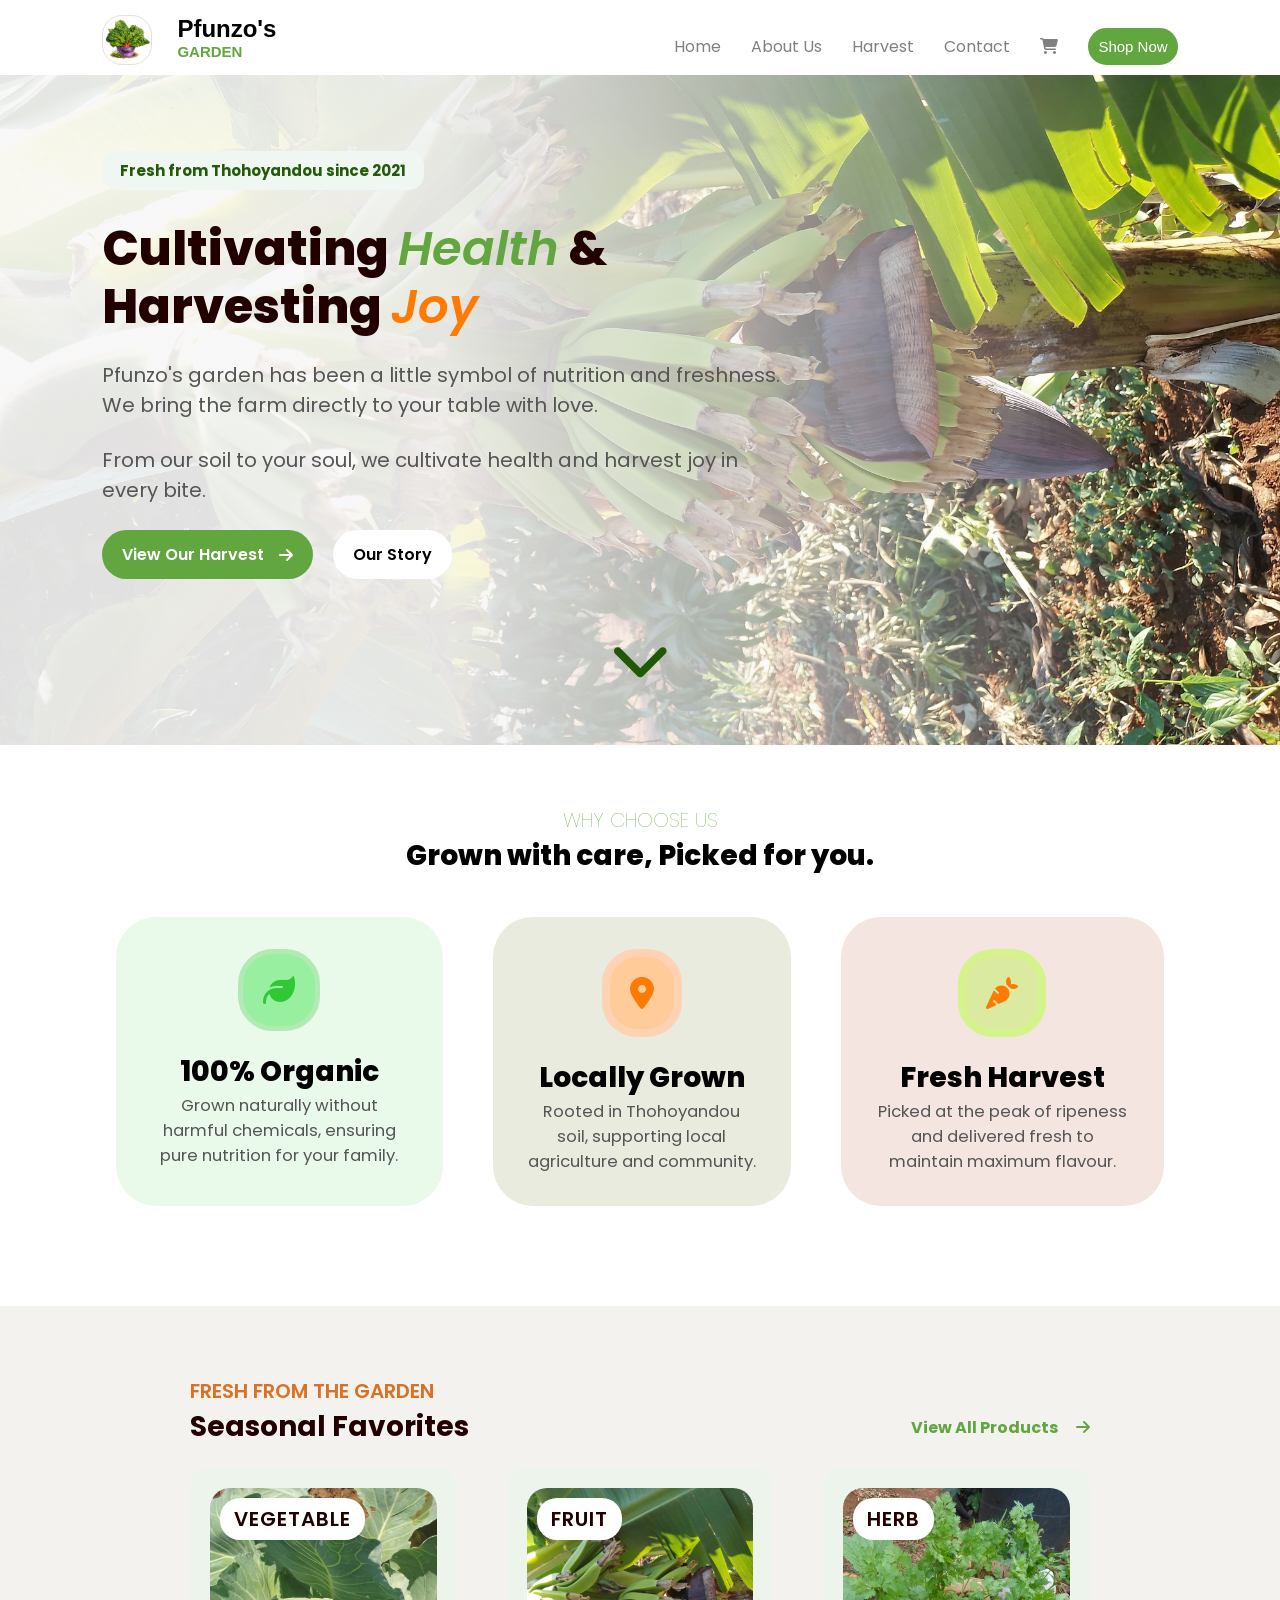
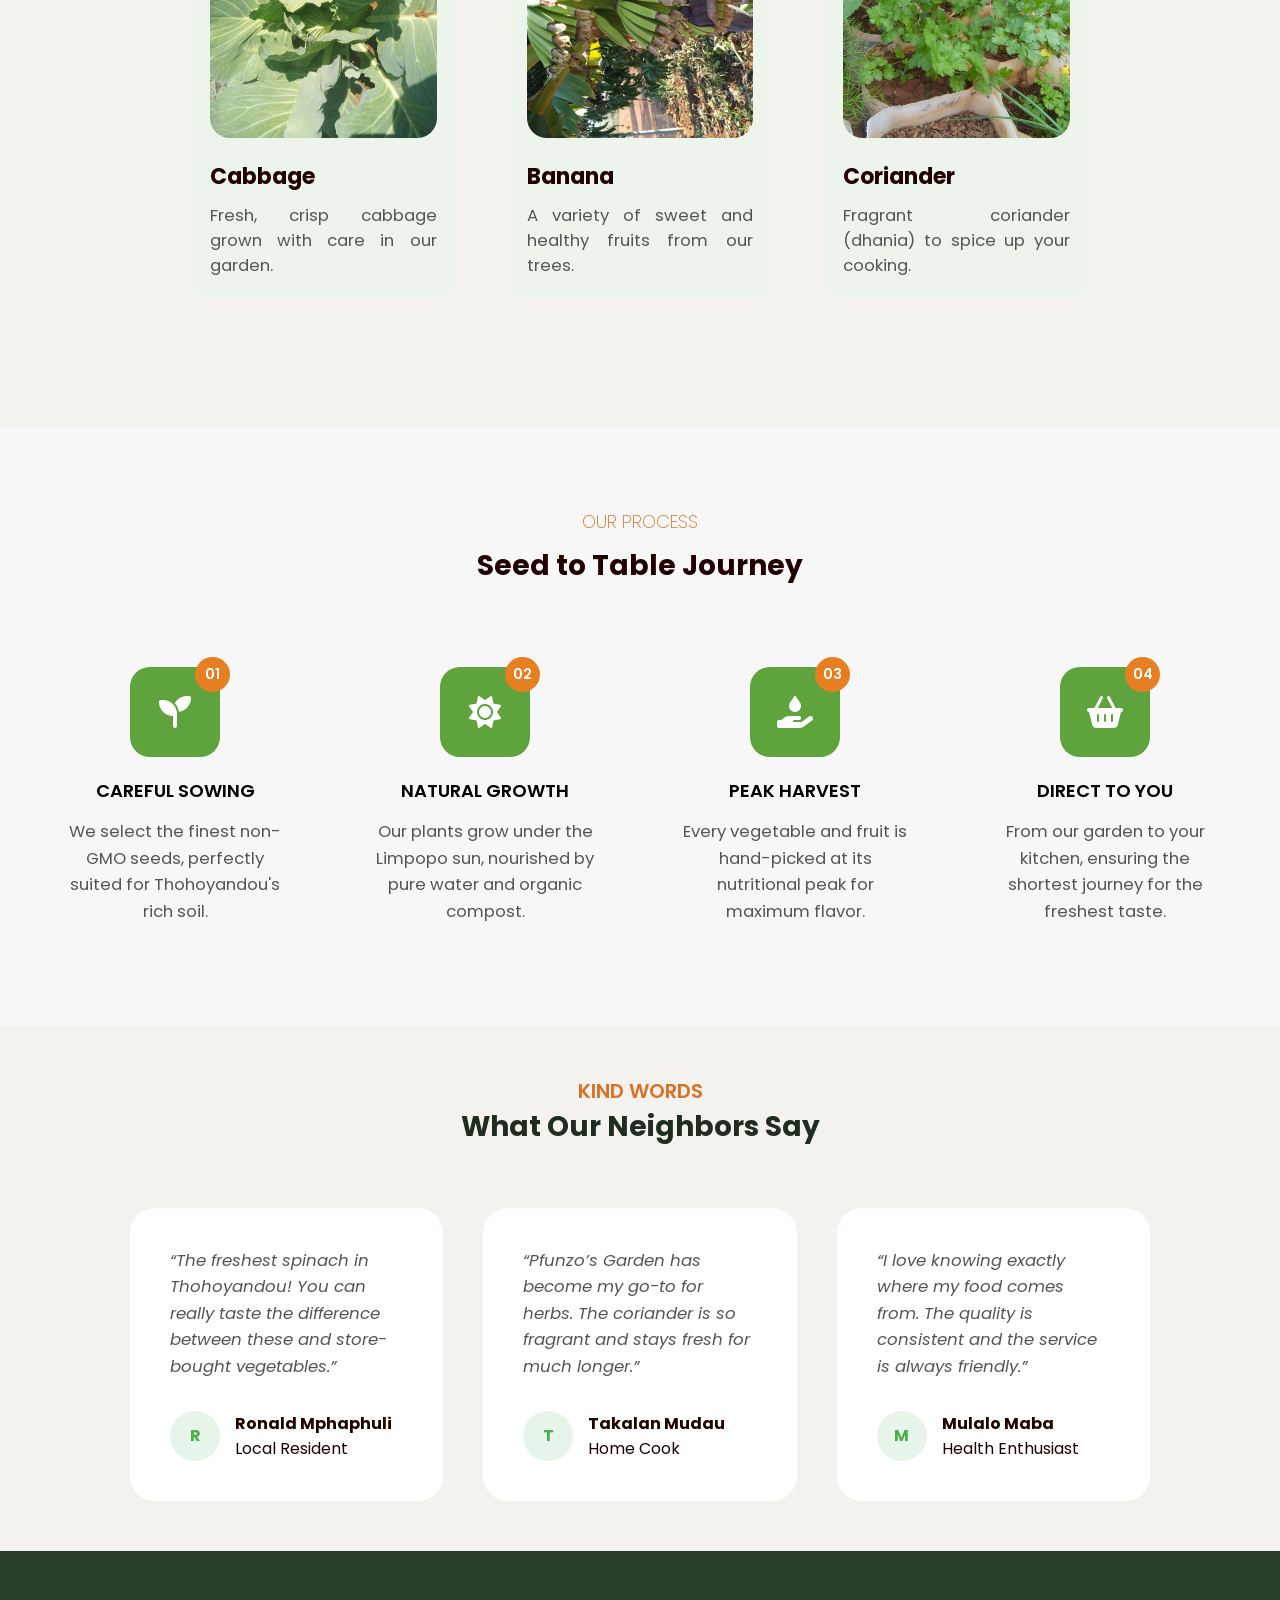
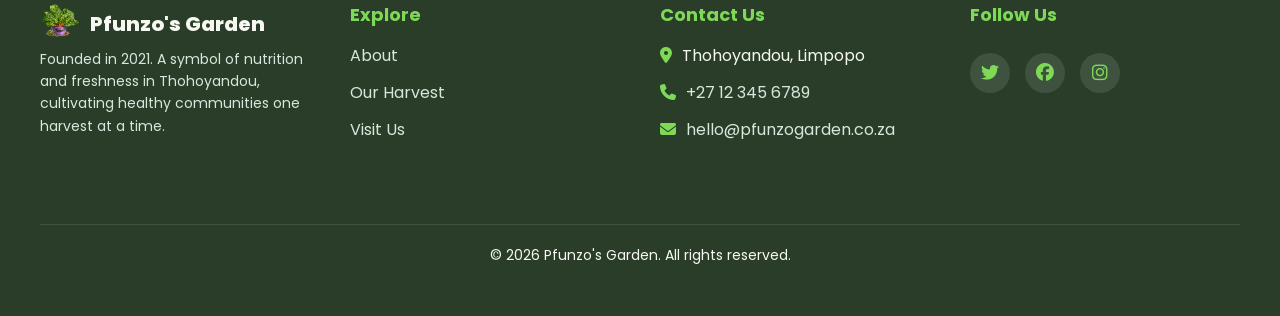
<file: index.html>
<!DOCTYPE html>
<html>

<head>
    <title>Pfunzo's Garden | Home </title>
    <meta name="viewport" content="width=device-width, initial-scale=1.0">
    <link rel="stylesheet" href="css/navigation.css">
    <link rel="stylesheet" href="css/footer.css">
    <link rel="stylesheet" href="css/base.css">
    <link rel="stylesheet" href="css/index.css">
    <link href="https://fonts.googleapis.com/css2?family=Poppins:wght@400;500;600;700;800&display=swap" rel="stylesheet">
    <link rel="stylesheet" href="https://cdnjs.cloudflare.com/ajax/libs/font-awesome/6.4.0/css/all.min.css">

<body>

<header>
    <div class="logo-area">
        <a href="index.html">
            <img src="assets/images/logo.png" 
                 alt="Pfunzo's Garden logo: fresh spinach leaves arranged in a purple bucket">
        </a>
        <h1>Pfunzo's <span>Garden</span></h1>
    </div>

    <nav id="menu">
       
        <ul id="nav-links">
            <li><a href="index.html" >Home</a></li>
            <li><a href="about-us.html">About Us</a></li>
            <li><a href="products.html">Harvest</a></li>
            <li><a href="contact-us.html">Contact</a></li>
            <li class="cart-icon">
                    <i class="fas fa-shopping-cart"></i>
            </li>
            <li>
                <a href="products.html">
                    <button class="btn">Shop Now</button>
                </a>
            </li>

            
        </ul>

        <div class="mobile-icons">

                <div class="mobile-cart">
                    <i class="fas fa-shopping-cart"></i>
                </div>

                 <div class="menu-toggle" id="hamburger"  onclick="toggleMenu()">
                    <i class="fas fa-bars" id="menu-icon"></i> 
                </div>

         </div>
    </nav>
</header>


    <main>
        <!--    HERO     IMAGE-->
        <div class="hero">
            <img src="assets/images/hero.jpg" alt="Banana tree" fetchpriority="high" decoding="async">

            <div class="hero-overlay"></div>

            <div class="hero-content animate">
                <span class="tagline">Fresh from Thohoyandou since 2021</span>

                <h1>
                    Cultivating <span class="green">Health</span> &<br>
                    Harvesting <span class="orange">Joy</span>
                </h1>

                <p>
                    Pfunzo's garden has been a little symbol of nutrition and freshness.
                    We bring the farm directly to your table with love.
                </p>
                <p>
                    From our soil to your soul, we cultivate health and harvest joy in every bite.
                </p>

                <div class="hero-buttons">
                    <a class="btn primary" href="products.html" >View Our Harvest <i class="fas fa-arrow-right"></i></a>
                    <a  href="about-us.html" class="btn secondary">Our Story</a>
                </div>

            </div>
            <div class="down-arrow" aria-label="Scroll down">
                    <i class="fa-solid fa-chevron-down"></i>
            </div>
          
        </div>

        <!-- Mission -->
        <div class="product-mission">
            <h3>Why choose us</h3>
            <h2>Grown with care, Picked for you.</h2>

            <section class="garden-morale">
            
                <div class="product-category organic" >
                    <i class="fas fa-leaf fa-2x"></i>         <!-- organic -->
                    <h2>100% Organic</h2>
                    <p>Grown naturally without harmful chemicals, ensuring pure nutrition for your family.</p>

                </div>

                <div class="product-category local">
                    <i class="fas fa-map-marker-alt fa-2x"></i> <!-- local -->
                    <h2>Locally Grown</h2>
                    <p>Rooted in Thohoyandou soil, supporting local agriculture and community.</p>

                </div>

                <div class="product-category harvest">
                    <i class="fas fa-carrot fa-2x"></i>        <!-- fresh harvest -->
                    <h2>Fresh Harvest</h2>
                    <p>Picked at the peak of ripeness and delivered fresh to maintain maximum flavour.</p>

                </div>
                
            </section>
        
        </div>
       
        <!-- Products -->
        <div class="products">
            <h3 class="products-h3">Fresh from the garden</h3>
            <div class="products-header">
                 <h2 >Seasonal Favorites
                
            </h2>
            <a href="products.html" class="view-products">
                    View All Products
                    <i class="fas fa-arrow-right"></i>
                 </a>
            </div>
           
            
           <div class="product-grid">
                <div class="product-card">
                    <img src="assets/images/cabbage.jpg" alt="Fresh cabbage from the garden">
                    <h3 class="top-header"> Vegetable</h3>
                    <h2>Cabbage</h2>
                    <p>Fresh, crisp cabbage grown with care in our garden.</p>
                    <!--<p>In Season Now</p>
                    <a href="products.html"></a>-->
                </div>

                <div class="product-card">
                    <img src="assets/images/banana.jpg" alt="Fresh banana from the garden">
                    <h3 class="top-header">Fruit</h3>
                    <h2>Banana</h2>
                    <p>A variety of sweet and healthy fruits from our trees.</p>
                   <!-- <p>In Season Now</p>
                    <a href="products.html"></a>-->
                </div>

                <div class="product-card">
                    <img src="assets/images/herbs.jpeg" alt="Fresh Coriander">
                    <h3 class="top-header">Herb</h3>
                    <h2>Coriander</h2>
                    <p>Fragrant coriander (dhania) to spice up your cooking.</p>
                    <!--<p>In Season Now</p>
                    <a href="products.html"> </a>-->
                </div>
           </div> 
           <div class="mobile-products-view">
                <a href="products.html">
                    View All Products
                    <i class="fas fa-arrow-right"></i>
                 </a>
           </div>
           </div>
        </div>
           
        <!--Process-->
        <section class="process">
            <h3>OUR PROCESS</h3>
            <h2>Seed to Table Journey</h2>

            <div class="steps">

                <div class="step">
                    <div class="icon-box">
                        <span class="number">01</span>
                        <i class="fa-solid fa-seedling"></i>
                    </div>
                    <h3>Careful Sowing</h3>
                    <p>We select the finest non-GMO seeds, perfectly suited for Thohoyandou's rich soil.</p>
                </div>

                <div class="step">
                    <div class="icon-box">
                        <span class="number">02</span>
                        <i class="fa-solid fa-sun"></i>
                    </div>
                    <h3>Natural Growth</h3>
                    <p>Our plants grow under the Limpopo sun, nourished by pure water and organic compost.</p>
                </div>

                <div class="step">
                    <div class="icon-box">
                        <span class="number">03</span>
                        <i class="fa-solid fa-hand-holding-droplet"></i>
                    </div>
                    <h3>Peak Harvest</h3>
                    <p>Every vegetable and fruit is hand-picked at its nutritional peak for maximum flavor.</p>
                </div>

                <div class="step">
                    <div class="icon-box">
                        <span class="number">04</span>
                        <i class="fa-solid fa-basket-shopping"></i>
                    </div>
                    <h3>Direct to You</h3>
                    <p>From our garden to your kitchen, ensuring the shortest journey for the freshest taste.</p>
                </div>

            </div>
        </section>



       

        <!--Testimonials-->
        <section class="testimonials">

            <div class="testimonials-header">
                <h3>Kind Words</h3>
                <h2>What Our Neighbors Say</h2>
            </div>

            <div class="testimonial-grid">

                <div class="testimonial-card">
                    <p class="testimonial-text">
                        “The freshest spinach in Thohoyandou! You can really taste the 
                        difference between these and store-bought vegetables.”
                    </p>

                    <div class="testimonial-user">
                        <div class="user-avatar">R</div>
                        <div class="user-info">
                            <h4>Ronald Mphaphuli</h4>
                            <span>Local Resident</span>
                        </div>
                    </div>
                </div>

            
            <div class="testimonial-card">
                <p class="testimonial-text">
                    “Pfunzo’s Garden has become my go-to for herbs. The coriander 
                    is so fragrant and stays fresh for much longer.”
                </p>

                <div class="testimonial-user">
                    <div class="user-avatar">T</div>
                    <div class="user-info">
                        <h4>Takalan Mudau</h4>
                        <span>Home Cook</span>
                    </div>
                </div>
            </div>

         
            <div class="testimonial-card">
                <p class="testimonial-text">
                    “I love knowing exactly where my food comes from. The quality 
                    is consistent and the service is always friendly.”
                </p>

                <div class="testimonial-user">
                    <div class="user-avatar">M</div>
                    <div class="user-info">
                        <h4>Mulalo Maba</h4>
                        <span>Health Enthusiast</span>
                    </div>
                </div>
            </div>

        </div>

    </section>

        
    </main>

    <footer >
        <div id="footer-logo">
          
            <div class="logo-row">
                <a href="index.html"><img src="assets/images/logo.png" alt="Pfunzo's Garden logo: fresh spinach leaves in a purple bucket, representing organic farming and natural produce from Thohoyandou"></a>
                <h1>Pfunzo's Garden</h1>
            </div>
            <p>Founded in 2021. A symbol of nutrition and freshness in Thohoyandou, cultivating healthy communities one harvest at a time.</p>
            
        </div>

        <div id="footer-explore">
            <h2>Explore</h2>
            <ul>
            
                <li><a href="about-us.html">About </a></li>
                <li><a href="product.html">Our Harvest</a></li>
                <li><a href="contact-us.html">Visit Us</a></li>
            </ul>
        </div>

      

        <div id="footer-contact">
            <h2>Contact Us</h2>
            <ul>
            
                <li><i class="fas fa-map-marker-alt"></i>Thohoyandou, Limpopo</li>
                <li> <i class="fas fa-phone"></i><a href="tel:+27123456789"> +27 12 345 6789</a></li>
                <li><i class="fas fa-envelope"></i><a href="mailto:hello@pfunzogarden.co.za">hello@pfunzogarden.co.za</a></li>
            </ul>
        </div>

       
        <div id="footer-social">
            <h2>Follow Us</h2>
            
            <div class="social-icons">  
                 <a href="https://www.twitter.com/pfunzogarden" target="_blank"><i class="fab fa-twitter"></i></a>
                <a href="https://www.facebook.com/pfunzogarden" target="_blank">  <i class="fab fa-facebook"></i></a>
                <a href="https://www.instagram.com/pfunzogarden" target="_blank"><i class="fab fa-instagram"></i> </a>
            
            </div>
           
        </div>

  
        
        
    </footer>
    <script src="scripts/navigation.js"></script>
</body>
</html>
</file>
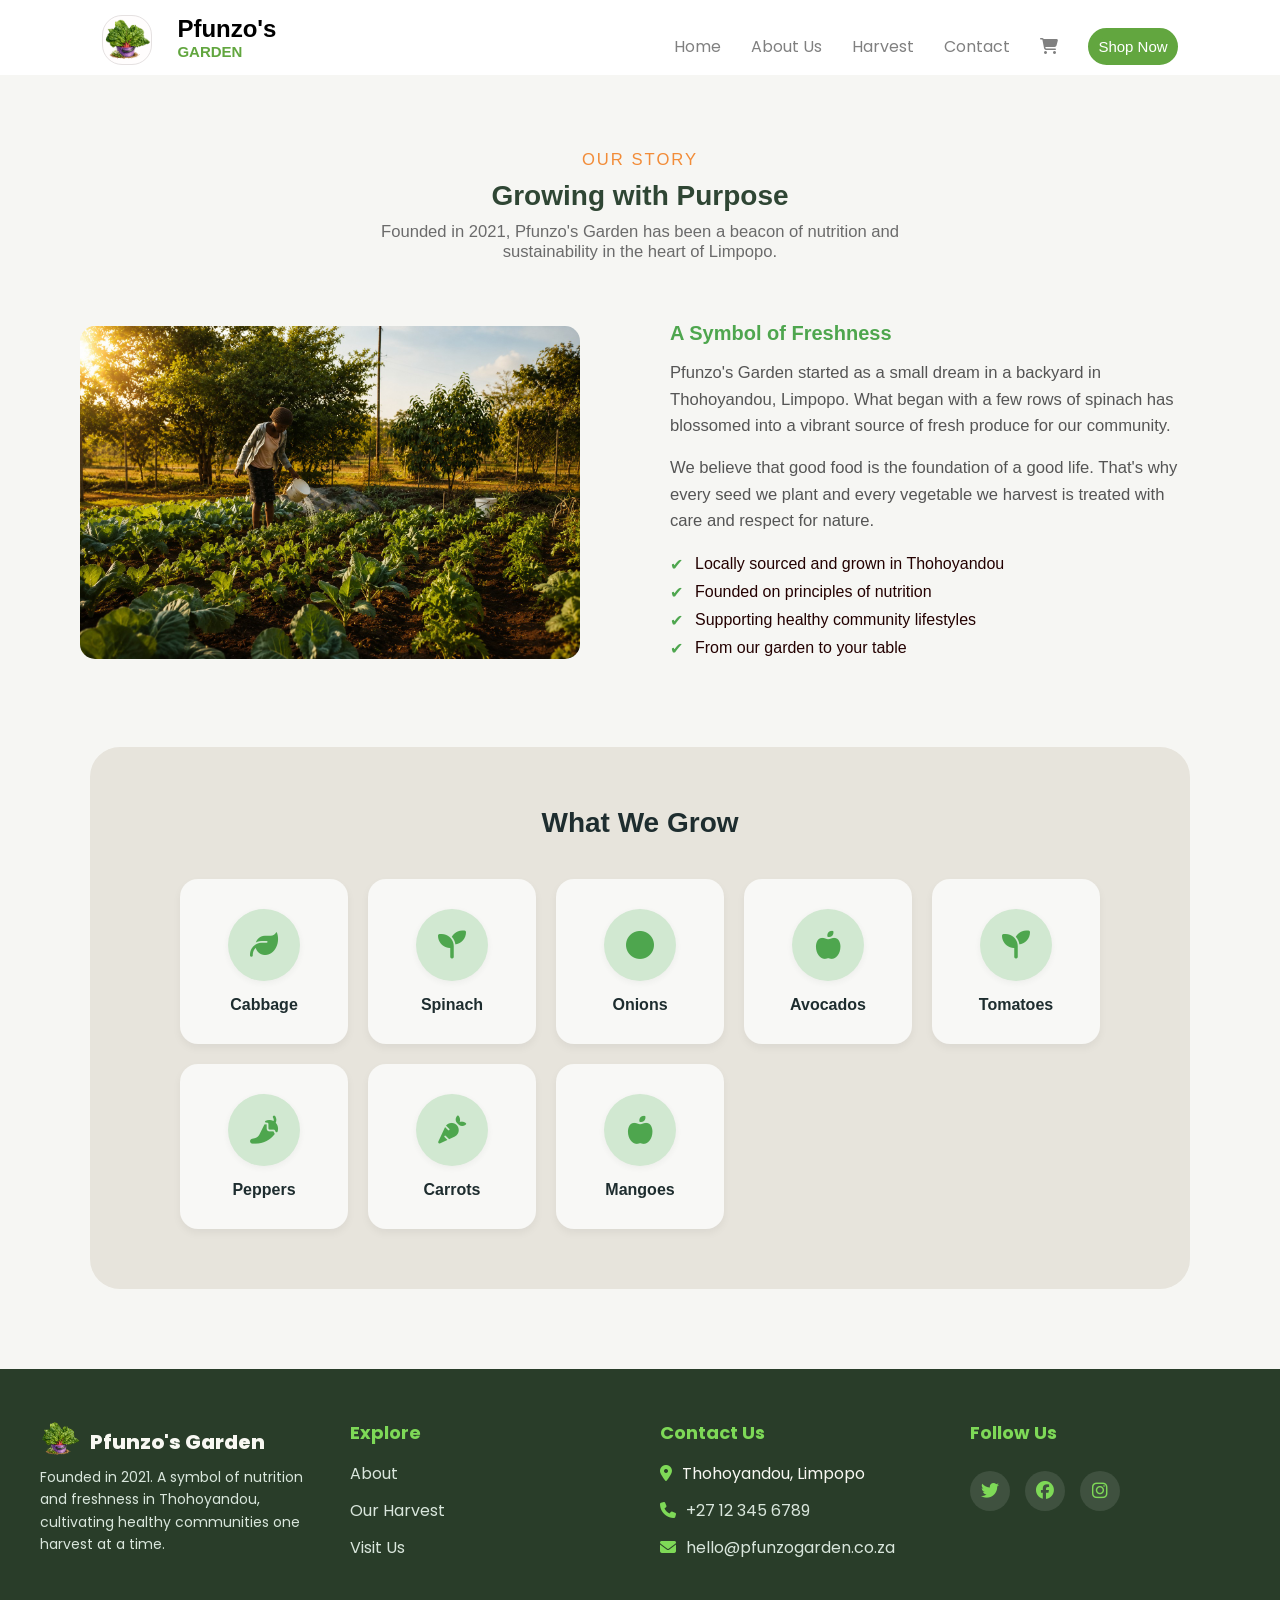
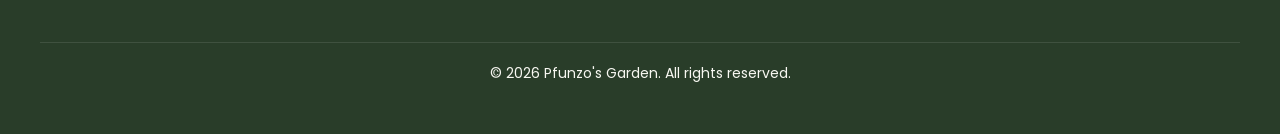
<file: about-us.html>
<!DOCTYPE html>
<html>

<head>
    <meta charset="utf-8">
    <title>About Us | Pfunzo's Garden </title>
    <meta name="viewport" content="width=device-width, initial-scale=1.0">
    <link rel="stylesheet" href="css/navigation.css">
    <link rel="stylesheet" href="css/footer.css">
    <link rel="stylesheet" href="css/base.css">
    <link rel="stylesheet" href="css/about-us.css">
    <link href="https://fonts.googleapis.com/css2?family=Poppins:wght@400;500;600;700;800&display=swap" rel="stylesheet">
    <link rel="stylesheet" href="https://cdnjs.cloudflare.com/ajax/libs/font-awesome/6.4.0/css/all.min.css" crossorigin="anonymous" referrerpolicy="no-referrer">
</head>

<body>

<header>
    <div class="logo-area">
        <a href="index.html">
            <img src="assets/images/logo.png" 
                 alt="Pfunzo's Garden logo: fresh spinach leaves arranged in a purple bucket">
        </a>
        <h1>Pfunzo's <span>Garden</span></h1>
    </div>

    <nav id="menu">
       
        <ul id="nav-links">
            <li><a href="index.html" >Home</a></li>
            <li><a href="about-us.html">About Us</a></li>
            <li><a href="products.html">Harvest</a></li>
            <li><a href="contact-us.html">Contact</a></li>
            <li class="cart-icon">
                    <i class="fas fa-shopping-cart"></i>
            </li>
            <li>
                <a href="products.html">
                    <button class="btn">Shop Now</button>
                </a>
            </li>

            
        </ul>

        <div class="mobile-icons">

                <div class="mobile-cart">
                    <i class="fas fa-shopping-cart"></i>
                </div>

                 <div class="menu-toggle" id="hamburger"  onclick="toggleMenu()">
                    <i class="fas fa-bars" id="menu-icon"></i> 
                </div>

         </div>
    </nav>
</header>

   

<main>


    <section class="story-section">

        <div class="story-header">
            <p class="story-tag">Our Story</p>
            <h2>Growing with Purpose</h2>
            <p class="story-intro">
                Founded in 2021, Pfunzo's Garden has been a beacon of nutrition and sustainability 
                in the heart of Limpopo.
            </p>
        </div>

        <div class="story-container">

            <!-- Image -->
            <div class="story-image">
                <img src="assets/images/farmer.jpg" alt="Farmer in garden">
            </div>

            <!-- Text -->
            <div class="story-text">
                <h3>A Symbol of Freshness</h3>

                <p>
                    Pfunzo's Garden started as a small dream in a backyard in Thohoyandou, Limpopo.
                    What began with a few rows of spinach has blossomed into a vibrant source of
                    fresh produce for our community.
                </p>

                <p>
                    We believe that good food is the foundation of a good life. That's why every
                    seed we plant and every vegetable we harvest is treated with care and respect
                    for nature.
                </p>

                <ul class="story-list">
                    <li>Locally sourced and grown in Thohoyandou</li>
                    <li>Founded on principles of nutrition</li>
                    <li>Supporting healthy community lifestyles</li>
                    <li>From our garden to your table</li>
                </ul>

            </div>

        </div>

 


        <div class="variety-container">
            <h2>What We Grow</h2>

            <div class="grid">
                <div class="card">
                <div class="icon"><i class="fa-solid fa-leaf"></i></div>
                <h4>Cabbage</h4>
                </div>

                <div class="card">
                <div class="icon"><i class="fa-solid fa-seedling"></i></div>
                <h4>Spinach</h4>
                </div>

                <div class="card">
                <div class="icon"><i class="fa-solid fa-circle"></i></div>
                <h4>Onions</h4>
                </div>

                <div class="card">
                <div class="icon"><i class="fa-solid fa-apple-whole"></i></div>
                <h4>Avocados</h4>
                </div>

                <div class="card">
                <div class="icon"><i class="fa-solid fa-seedling"></i></div>
                <h4>Tomatoes</h4>
                </div>

                <div class="card">
                <div class="icon"><i class="fa-solid fa-pepper-hot"></i></div>
                <h4>Peppers</h4>
                </div>

                <div class="card">
                <div class="icon"><i class="fa-solid fa-carrot"></i></div>
                <h4>Carrots</h4>
                </div>

                <div class="card">
                <div class="icon"><i class="fa-solid fa-apple-whole"></i></div>
                <h4>Mangoes</h4>
                </div>
            </div>
        </div>

    </section>
</main>

    <footer >
        <div id="footer-logo">
          
            <div class="logo-row">
                <a href="index.html"><img src="assets/images/logo.png" alt="Pfunzo's Garden logo: fresh spinach leaves in a purple bucket, representing organic farming and natural produce from Thohoyandou"></a>
                <h1>Pfunzo's Garden</h1>
            </div>
            <p>Founded in 2021. A symbol of nutrition and freshness in Thohoyandou, cultivating healthy communities one harvest at a time.</p>
            
        </div>

        <div id="footer-explore">
            <h2>Explore</h2>
            <ul>
            
                <li><a href="about-us.html">About </a></li>
                <li><a href="products.html">Our Harvest</a></li>
                <li><a href="contact-us.html">Visit Us</a></li>
            </ul>
        </div>

        <div id="footer-contact">
            <h2>Contact Us</h2>
            <ul>
            
                <li><i class="fas fa-map-marker-alt"></i>Thohoyandou, Limpopo</li>
                <li> <i class="fas fa-phone"></i><a href="tel:+27123456789"> +27 12 345 6789</a></li>
                <li><i class="fas fa-envelope"></i><a href="mailto:hello@pfunzogarden.co.za">hello@pfunzogarden.co.za</a></li>
            </ul>
        </div>

        <!--<div id="footer-social">
            <h2>Follow Us</h2>
            
            <p><a href="https://www.twitter.com/pfunzogarden" target="_blank"><i class="fab fa-twitter"></i></a></p>
            <p> <a href="https://www.facebook.com/pfunzogarden" target="_blank">  <i class="fab fa-facebook"></i> </a></p>
            <p><a href="https://www.instagram.com/pfunzogarden" target="_blank"><i class="fab fa-instagram"></i> </a></p>
            
        </div>-->
        <div id="footer-social">
            <h2>Follow Us</h2>
            
            <div class="social-icons">  
                 <a href="https://www.twitter.com/pfunzogarden" target="_blank"><i class="fab fa-twitter"></i></a>
                <a href="https://www.facebook.com/pfunzogarden" target="_blank">  <i class="fab fa-facebook"></i></a>
                <a href="https://www.instagram.com/pfunzogarden" target="_blank"><i class="fab fa-instagram"></i> </a>
            
            </div>
           
        </div>

  
        
        
    </footer>
    <script src="scripts/navigation.js"></script>
</body>
</html>
</file>
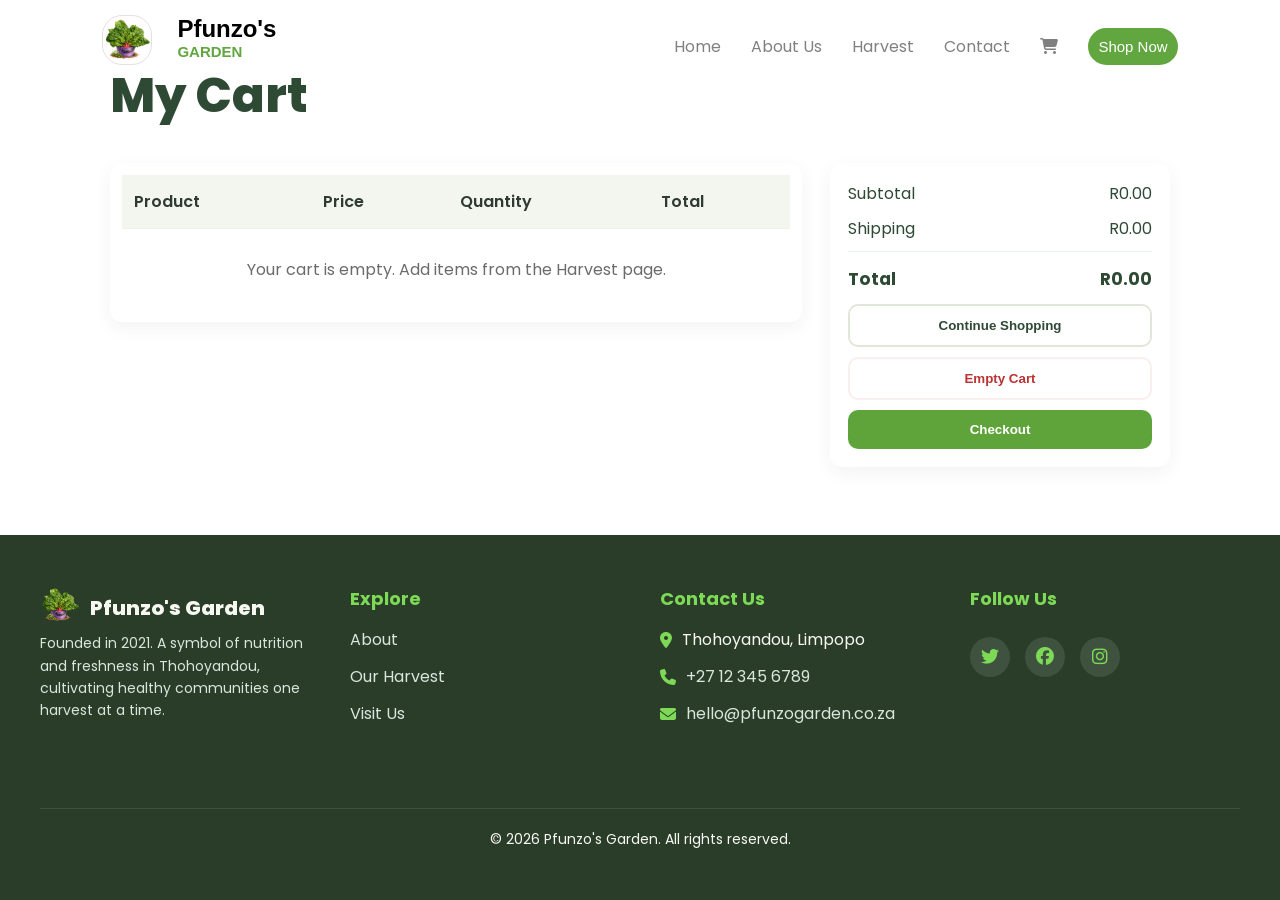
<file: cart.html>
<!DOCTYPE html>
<html>

<head>
    <title>Pfunzo's Garden | Home </title>
    <meta name="viewport" content="width=device-width, initial-scale=1.0">
    <link rel="stylesheet" href="css/navigation.css">
    <link rel="stylesheet" href="css/footer.css">
    <link rel="stylesheet" href="css/base.css">
    <link rel="stylesheet" href="css/index.css">
    <link rel="stylesheet" href="css/cart.css">
    <link rel="stylesheet" href="css/checkout.css">
    <link href="https://fonts.googleapis.com/css2?family=Poppins:wght@400;500;600;700;800&display=swap" rel="stylesheet">
    <link rel="stylesheet" href="https://cdnjs.cloudflare.com/ajax/libs/font-awesome/6.4.0/css/all.min.css">
</head>

<body>

<header>
    <div class="logo-area">
        <a href="index.html">
            <img src="assets/images/logo.png" 
                 alt="Pfunzo's Garden logo: fresh spinach leaves arranged in a purple bucket">
        </a>
        <h1>Pfunzo's <span>Garden</span></h1>
    </div>

    <nav id="menu">
       
        <ul id="nav-links">
            <li><a href="index.html" >Home</a></li>
            <li><a href="about-us.html">About Us</a></li>
            <li><a href="products.html">Harvest</a></li>
            <li><a href="contact-us.html">Contact</a></li>
            <li class="cart-icon">
                    <i class="fas fa-shopping-cart"></i>
            </li>
            <li>
                <a href="products.html">
                    <button class="btn">Shop Now</button>
                </a>
            </li>

            
        </ul>

        <div class="mobile-icons">

                <div class="mobile-cart">
                    <i class="fas fa-shopping-cart"></i>
                </div>

                 <div class="menu-toggle" id="hamburger"  onclick="toggleMenu()">
                    <i class="fas fa-bars" id="menu-icon"></i> <!-- hamburger icon -->
                </div>

         </div>
    </nav>
</header>

  
    <main>
        <h1>My Cart</h1>

        <div class="cart-table-wrapper">
            <table class="cart-table">
                <thead>
                    <tr>
                        <th>Product</th>
                        <th>Price</th>
                        <th>Quantity</th>
                        <th>Total</th>
                    </tr>
                </thead>
                <tbody id="cart-items"></tbody>
            </table>
        </div>

        <div class="cart-summary">
            <div class="summary-line">
                <span>Subtotal</span>
                <span id="subtotal">R0.00</span>
            </div>
            <div class="summary-line">
                <span>Shipping</span>
                <span id="shipping-amount">R35.00</span>
            </div>
            <div class="summary-line total-line">
                <span>Total</span>
                <span id="total">R0.00</span>
            </div>
            <div class="summary-actions">
                <button id="continue-shopping">Continue Shopping</button>
                <button id="empty-cart">Empty Cart</button>
                <button id="checkout" type="button">Checkout</button>
            </div>
        </div>

        

    </main>

    <footer >
        <div id="footer-logo">
         
            <div class="logo-row">
                <a href="index.html"><img src="assets/images/logo.png" alt="Pfunzo's Garden logo: fresh spinach leaves in a purple bucket, representing organic farming and natural produce from Thohoyandou"></a>
                <h1>Pfunzo's Garden</h1>
            </div>
            <p>Founded in 2021. A symbol of nutrition and freshness in Thohoyandou, cultivating healthy communities one harvest at a time.</p>
            
        </div>

        <div id="footer-explore">
            <h2>Explore</h2>
            <ul>
            
                <li><a href="about-us.html">About </a></li>
                <li><a href="product.html">Our Harvest</a></li>
                <li><a href="contact-us.html">Visit Us</a></li>
            </ul>
        </div>

      

        <div id="footer-contact">
            <h2>Contact Us</h2>
            <ul>
            
                <li><i class="fas fa-map-marker-alt"></i>Thohoyandou, Limpopo</li>
                <li> <i class="fas fa-phone"></i><a href="tel:+27123456789"> +27 12 345 6789</a></li>
                <li><i class="fas fa-envelope"></i><a href="mailto:hello@pfunzogarden.co.za">hello@pfunzogarden.co.za</a></li>
            </ul>
        </div>

       
        <div id="footer-social">
            <h2>Follow Us</h2>
            
            <div class="social-icons">  
                 <a href="https://www.twitter.com/pfunzogarden" target="_blank"><i class="fab fa-twitter"></i></a>
                <a href="https://www.facebook.com/pfunzogarden" target="_blank">  <i class="fab fa-facebook"></i></a>
                <a href="https://www.instagram.com/pfunzogarden" target="_blank"><i class="fab fa-instagram"></i> </a>
            
            </div>
           
        </div>

  
        
        
    </footer>
    <script src="scripts/navigation.js"></script>
    <script src="scripts/cart.js"></script>
</body>
</html>
</file>
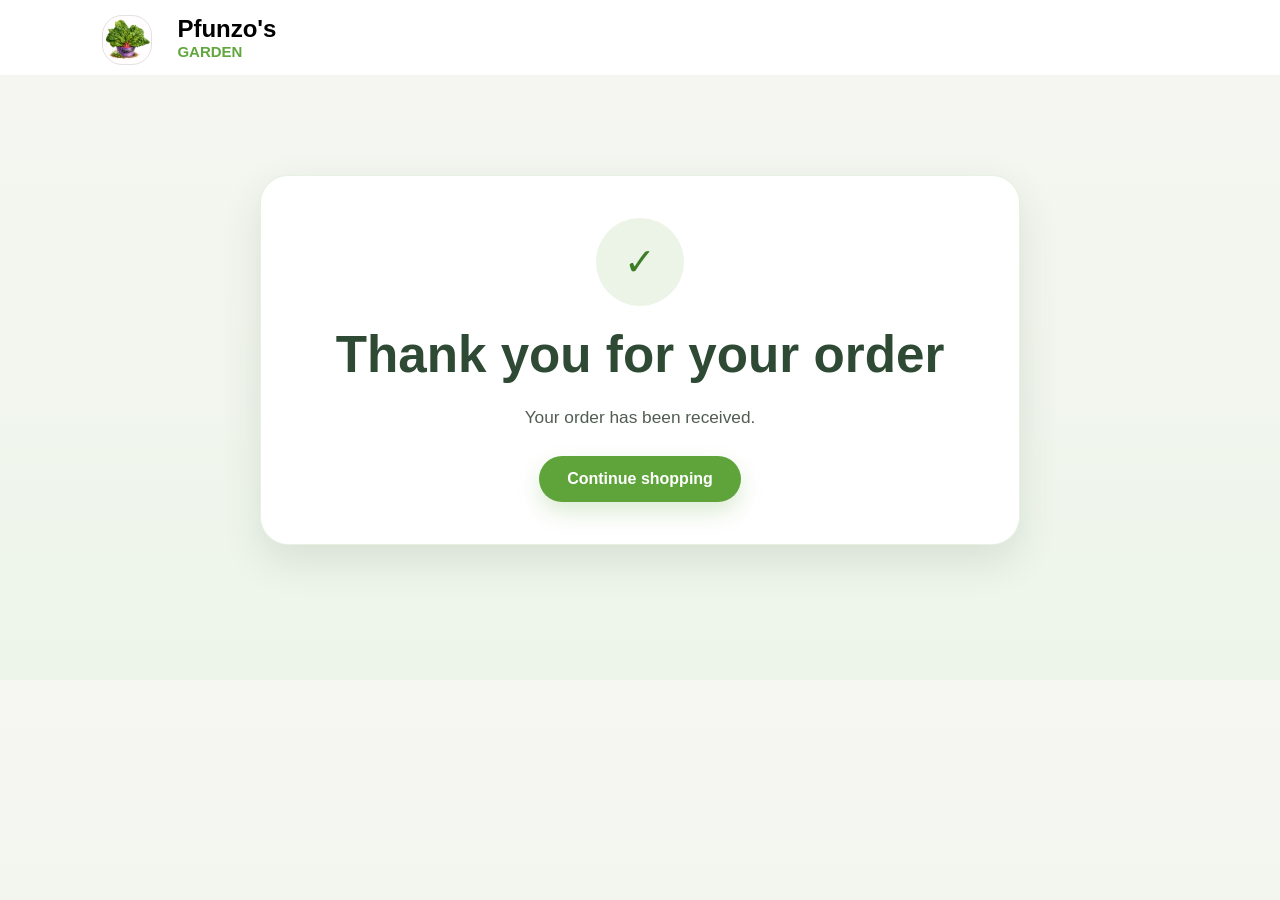
<file: checkout-success.html>
<!DOCTYPE html>
<html>
<head>
    <meta charset="utf-8">
    <title>Order Confirmed - Pfunzo's Garden</title>
    <meta name="viewport" content="width=device-width, initial-scale=1.0">
    <link rel="stylesheet" href="css/navigation.css">
    <link rel="stylesheet" href="css/footer.css">
    <link rel="stylesheet" href="css/base.css">
    <link rel="stylesheet" href="css/index.css">
    <style>
        body {
            background: linear-gradient(180deg, #f6f6f2 0%, #edf5ea 100%);
        }

        main {
            min-height: calc(100vh - 220px);
            display: grid;
            place-items: center;
            padding: 100px 20px 60px;
        }

        .success-card {
            max-width: 760px;
            width: 100%;
            background: #ffffff;
            border: 1px solid rgba(95, 164, 58, 0.15);
            border-radius: 28px;
            box-shadow: 0 16px 40px rgba(46, 74, 53, 0.12);
            padding: 42px 28px;
            text-align: center;
        }

        .success-badge {
            width: 88px;
            height: 88px;
            margin: 0 auto 20px;
            border-radius: 50%;
            display: grid;
            place-items: center;
            background: rgba(95, 164, 58, 0.12);
            color: #3e7d28;
            font-size: 2.4rem;
        }

        .success-card h1 {
            font-size: clamp(2.1rem, 5vw, 3.2rem);
            color: #2e4a35;
            margin-bottom: 18px;
        }

        #message {
            font-size: 1.08rem;
            line-height: 1.7;
            color: #505d52;
            margin: 0 auto 24px;
            max-width: 560px;
        }

        #message strong {
            color: #2e4a35;
        }

        .success-actions {
            margin-top: 10px;
        }

        .success-actions a {
            display: inline-flex;
            align-items: center;
            justify-content: center;
            padding: 14px 28px;
            border-radius: 999px;
            background: #5fa43a;
            color: #ffffff;
            font-weight: 600;
            text-decoration: none;
            transition: transform 0.2s ease, box-shadow 0.2s ease, opacity 0.2s ease;
            box-shadow: 0 10px 22px rgba(95, 164, 58, 0.22);
        }

        .success-actions a:hover {
            transform: translateY(-1px);
            opacity: 0.98;
        }

        @media (max-width: 600px) {
            .success-card {
                padding: 32px 20px;
            }

            .success-badge {
                width: 72px;
                height: 72px;
                font-size: 2rem;
            }
        }
    </style>
</head>
<body>
<header>
    <div class="logo-area">
        <a href="index.html"><img src="assets/images/logo.png" alt="logo"></a>
        <h1>Pfunzo's <span>Garden</span></h1>
    </div>
</header>
<main>
    <div class="success-card">
        <div class="success-badge">&#10003;</div>
        <h1>Thank you for your order</h1>
        <p id="message">Processing...</p>
        <div class="success-actions">
            <a href="products.html">Continue shopping</a>
        </div>
    </div>
</main>
<script>
(function(){
    const params = new URLSearchParams(location.search);
    const orderId = params.get('order_id');
    const msg = document.getElementById('message');
    if(orderId){
        msg.innerHTML = `Your order number is <strong>${orderId}</strong>. We've emailed you the details.`;
    } else {
        msg.textContent = 'Your order has been received.';
    }
    // clear cart 
    try{ localStorage.removeItem('cart'); }catch(e){}
})();
</script>
</body>
</html>
</file>
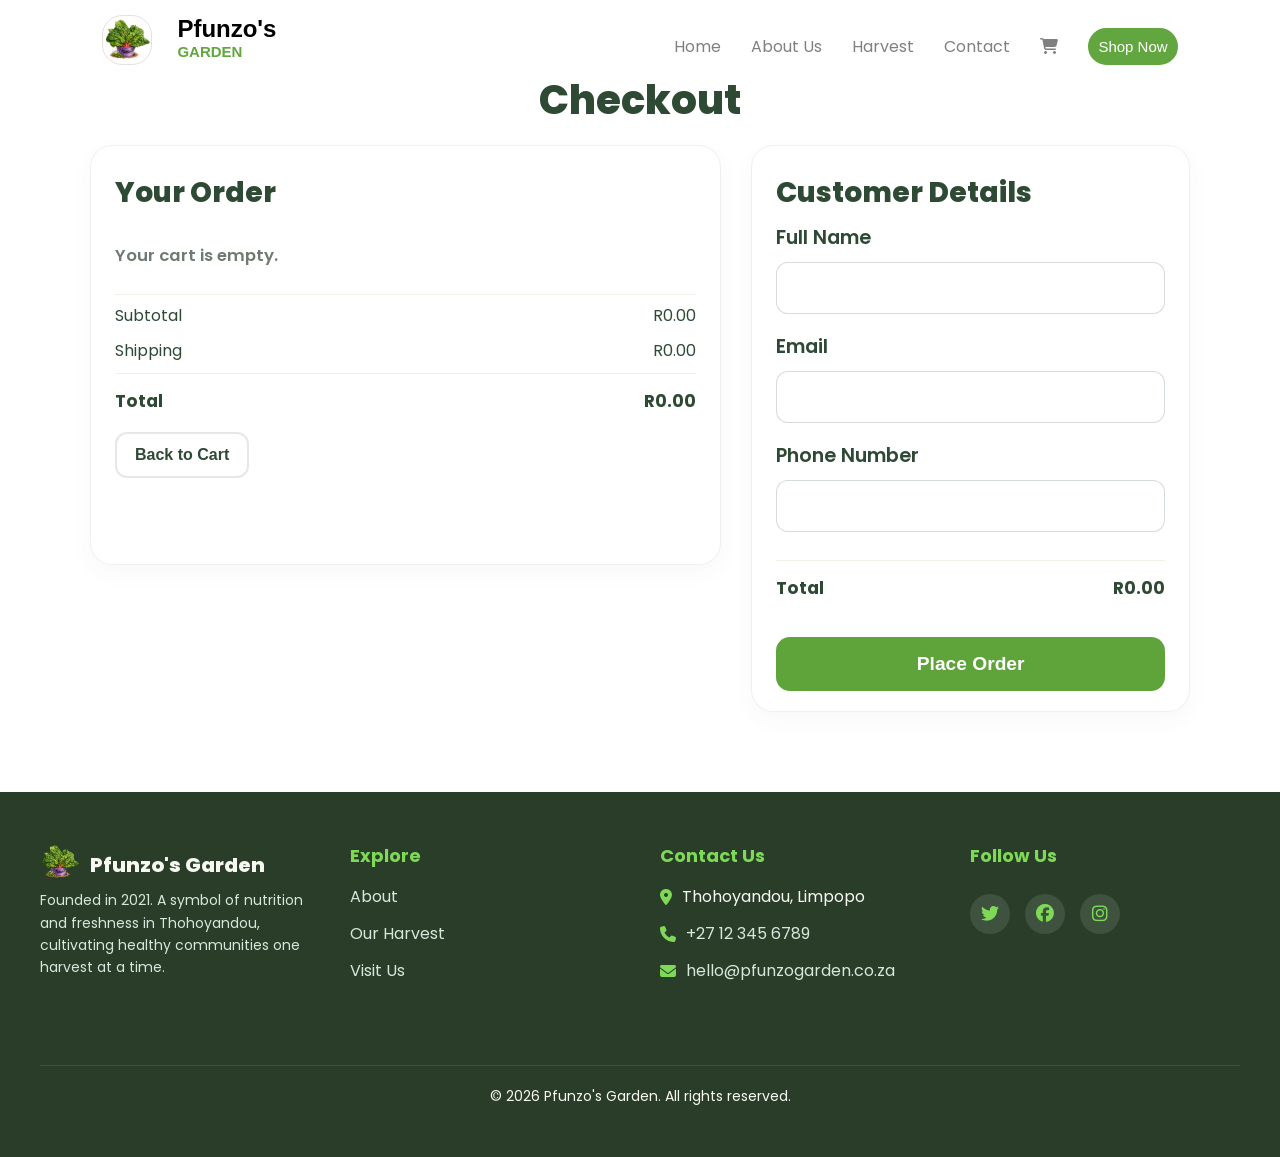
<file: checkout.html>
<!DOCTYPE html>
<html>
<head>
    <title>Checkout - Pfunzo's Garden</title>
    <meta name="viewport" content="width=device-width, initial-scale=1.0">
    <link rel="stylesheet" href="css/navigation.css">
    <link rel="stylesheet" href="css/footer.css">
    <link rel="stylesheet" href="css/base.css">
    <link rel="stylesheet" href="css/index.css">
    <link rel="stylesheet" href="css/checkout.css">
    <link href="https://fonts.googleapis.com/css2?family=Poppins:wght@400;500;600;700;800&display=swap" rel="stylesheet">
    <link rel="stylesheet" href="https://cdnjs.cloudflare.com/ajax/libs/font-awesome/6.4.0/css/all.min.css">
</head>
<body>
<header>
    <div class="logo-area">
        <a href="index.html"><img src="assets/images/logo.png" alt="Pfunzo's Garden logo"></a>
        <h1>Pfunzo's <span>Garden</span></h1>
    </div>
    <nav id="menu">
         <ul id="nav-links">
            <li><a href="index.html" >Home</a></li>
            <li><a href="about-us.html">About Us</a></li>
            <li><a href="products.html">Harvest</a></li>
            <li><a href="contact-us.html">Contact</a></li>
            <li class="cart-icon">
                    <i class="fas fa-shopping-cart"></i>
            </li>
            <li>
                <a href="products.html">
                    <button class="btn">Shop Now</button>
                </a>
            </li>

            
        </ul>

        <div class="mobile-icons">

                <div class="mobile-cart">
                    <i class="fas fa-shopping-cart"></i>
                </div>

                 <div class="menu-toggle" id="hamburger"  onclick="toggleMenu()">
                    <i class="fas fa-bars" id="menu-icon"></i> 
                </div>

         </div>
    </nav>
</header>
<main class="checkout-page">
    <div class="checkout-header">
        <p class="eyebrow">Fresh produce delivery</p>
        <h1>Checkout</h1>
    </div>

    <div class="checkout-layout">
        <section class="checkout-panel checkout-order-panel">
            <h2>Your Order</h2>

            <div id="checkout-items" class="checkout-items">
                <!-- Products displayed here -->
            </div>

            <div class="checkout-summary">
                <div class="summary-line">
                    <span>Subtotal</span>
                    <span id="checkout-subtotal">R0.00</span>
                </div>

                <div class="summary-line">
                    <span>Shipping</span>
                    <span id="checkout-shipping">R0.00</span>
                </div>

                <div class="summary-line total-line">
                    <strong>Total</strong>
                    <strong id="checkout-total">R0.00</strong>
                </div>
            </div>

            <div class="checkout-actions">
                <button type="button" id="back-to-cart" class="secondary-btn">Back to Cart</button>
            </div>
        </section>

        <section class="checkout-panel checkout-form-panel">
            <h2>Customer Details</h2>
            <form id="checkout-form">
                <div class="form-group">
                    <label for="customer-name">Full Name</label>
                    <input type="text" id="customer-name" name="name" required>
                </div>
                <div class="form-group">
                    <label for="customer-email">Email</label>
                    <input type="email" id="customer-email" name="email" required>
                </div>
                <div class="form-group">
                    <label for="customer-phone">Phone Number</label>
                    <input type="tel" id="customer-phone" name="phone" required>
                </div>
                <div class="summary-line total-line order-total-row">
                    <span>Total</span>
                    <strong id="checkout-total-form">R0.00</strong>
                </div>
                <button type="submit" class="checkout-submit">Place Order</button>
            </form>
        </section>
    </div>
</main>
<footer >
        <div id="footer-logo">
          
            <div class="logo-row">
                <a href="index.html"><img src="assets/images/logo.png" alt="Pfunzo's Garden logo: fresh spinach leaves in a purple bucket, representing organic farming and natural produce from Thohoyandou"></a>
                <h1>Pfunzo's Garden</h1>
            </div>
            <p>Founded in 2021. A symbol of nutrition and freshness in Thohoyandou, cultivating healthy communities one harvest at a time.</p>
            
        </div>

        <div id="footer-explore">
            <h2>Explore</h2>
            <ul>
            
                <li><a href="about-us.html">About </a></li>
                <li><a href="product.html">Our Harvest</a></li>
                <li><a href="contact-us.html">Visit Us</a></li>
            </ul>
        </div>

      

        <div id="footer-contact">
            <h2>Contact Us</h2>
            <ul>
            
                <li><i class="fas fa-map-marker-alt"></i>Thohoyandou, Limpopo</li>
                <li> <i class="fas fa-phone"></i><a href="tel:+27123456789"> +27 12 345 6789</a></li>
                <li><i class="fas fa-envelope"></i><a href="mailto:hello@pfunzogarden.co.za">hello@pfunzogarden.co.za</a></li>
            </ul>
        </div>

       
        <div id="footer-social">
            <h2>Follow Us</h2>
            
            <div class="social-icons">  
                 <a href="https://www.twitter.com/pfunzogarden" target="_blank"><i class="fab fa-twitter"></i></a>
                <a href="https://www.facebook.com/pfunzogarden" target="_blank">  <i class="fab fa-facebook"></i></a>
                <a href="https://www.instagram.com/pfunzogarden" target="_blank"><i class="fab fa-instagram"></i> </a>
            
            </div>
           
        </div>

</footer>
<script src="scripts/navigation.js"></script>
<script src="scripts/checkout.js"></script>
</body>
</html>
</file>
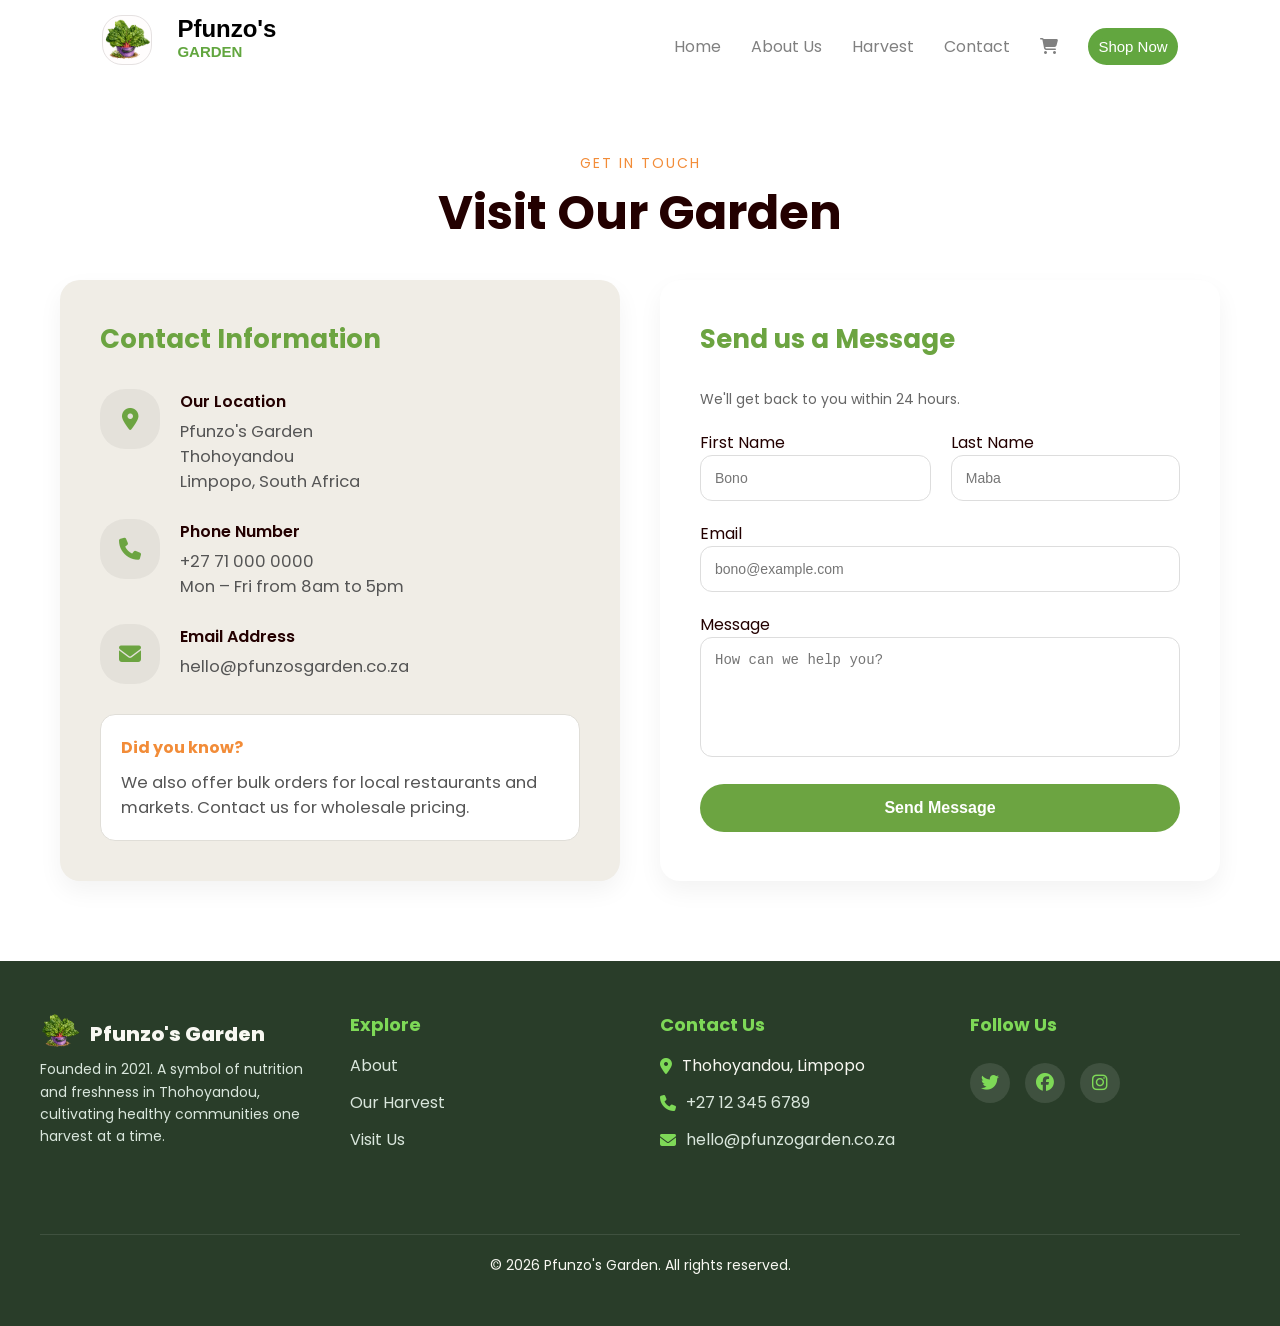
<file: contact-us.html>
<!DOCTYPE html>
<html>

<head>
    <title>Contact Us | Pfunzo's Garden </title>
    <meta name="viewport" content="width=device-width, initial-scale=1.0">
    <link rel="stylesheet" href="css/navigation.css">
    <link rel="stylesheet" href="css/footer.css">
    <link rel="stylesheet" href="css/base.css">
    <link rel="stylesheet" href="css/contact-us.css">
    <link href="https://fonts.googleapis.com/css2?family=Poppins:wght@400;500;600;700;800&display=swap" rel="stylesheet">
    <link  rel="stylesheet" href="https://cdnjs.cloudflare.com/ajax/libs/font-awesome/6.4.0/css/all.min.css"integrity="sha512‑…" crossorigin="anonymous" referrerpolicy="no-referrer"/>
</head>

<body>


<header>
    <div class="logo-area">
        <a href="index.html">
            <img src="assets/images/logo.png" 
                 alt="Pfunzo's Garden logo: fresh spinach leaves arranged in a purple bucket">
        </a>
        <h1>Pfunzo's <span>Garden</span></h1>
    </div>

    <nav id="menu">
       
        <ul id="nav-links">
            <li><a href="index.html" >Home</a></li>
            <li><a href="about-us.html">About Us</a></li>
            <li><a href="products.html">Harvest</a></li>
            <li><a href="contact-us.html">Contact</a></li>
            <li class="cart-icon">
                    <i class="fas fa-shopping-cart"></i>
            </li>
            <li>
                <a href="products.html">
                    <button class="btn">Shop Now</button>
                </a>
            </li>

            
        </ul>

        <div class="mobile-icons">

                <div class="mobile-cart">
                    <i class="fas fa-shopping-cart"></i>
                </div>

                 <div class="menu-toggle" id="hamburger"  onclick="toggleMenu()">
                    <i class="fas fa-bars" id="menu-icon"></i> <!-- hamburger icon -->
                </div>

         </div>
    </nav>
</header>

   

   

<main>

    <!--Contact-->
    <section class="section">
        <div class="section-header">
            <span>GET IN TOUCH</span>
            <h1>Visit Our Garden</h1>
        </div>

        <div class="form-container">

            <!-- Left Card -->
            <div class="card left-card">
                <h2>Contact Information</h2>

                <div class="contact-item">
                    <div class="icon-box">
                        <i class="fas fa-map-marker-alt"></i>
                    </div>

                    <div>
                    <h4>Our Location</h4>
                    <p>Pfunzo's Garden<br>
                    Thohoyandou<br>
                    Limpopo, South Africa</p></div>
                </div>

                <div class="contact-item">
                    <div class="icon-box">
                        <i class="fas fa-phone"></i>
                    </div>

                    <div>
                        <h4>Phone Number</h4>
                        <p>+27 71 000 0000<br>
                        Mon – Fri from 8am to 5pm</p>
                    </div>
                    
                </div>

                <div class="contact-item">
                    <div class="icon-box">
                        <i class="fas fa-envelope"></i>
                    </div>
                    <div>
                        <h4>Email Address</h4>
                        <p>hello@pfunzosgarden.co.za</p>
                    </div>
                    
                </div>

                <div class="did-you-know">
                    <h4>Did you know?</h4>
                    <p>We also offer bulk orders for local restaurants and markets. Contact us for wholesale pricing.</p>
                </div>
            </div>

            <!-- Right Card -->
            <div class="card">
                <h2>Send us a Message</h2>
                <p style="margin-bottom:20px; font-size:14px; color:#666;">
                    We'll get back to you within 24 hours.
                </p>

                <form>
                    <div class="row">
                    <div class="form-group">
                        <label>First Name</label>
                        <input type="text" placeholder="Bono">
                    </div>

                    <div class="form-group">
                        <label>Last Name</label>
                        <input type="text" placeholder="Maba">
                    </div>
                    </div>

                    <div class="form-group">
                    <label>Email</label>
                    <input type="email" placeholder="bono@example.com">
                    </div>

                    <div class="form-group">
                    <label>Message</label>
                    <textarea placeholder="How can we help you?"></textarea>
                    </div>

                    <button type="submit">Send Message</button>
                </form>
            </div>

        </div>
        </section>
</main>



<footer >
        <div id="footer-logo">
           
            <div class="logo-row">
                <a href="index.html"><img src="assets/images/logo.png" alt="Pfunzo's Garden logo: fresh spinach leaves in a purple bucket, representing organic farming and natural produce from Thohoyandou"></a>
                <h1>Pfunzo's Garden</h1>
            </div>
            <p>Founded in 2021. A symbol of nutrition and freshness in Thohoyandou, cultivating healthy communities one harvest at a time.</p>
            
        </div>

        <div id="footer-explore">
            <h2>Explore</h2>
            <ul>
            
                <li><a href="about-us.html">About </a></li>
                <li><a href="product.html">Our Harvest</a></li>
                <li><a href="contact-us.html">Visit Us</a></li>
            </ul>
        </div>

        <div id="footer-contact">
            <h2>Contact Us</h2>
            <ul>
            
                <li><i class="fas fa-map-marker-alt"></i>Thohoyandou, Limpopo</li>
                <li> <i class="fas fa-phone"></i><a href="tel:+27123456789"> +27 12 345 6789</a></li>
                <li><i class="fas fa-envelope"></i><a href="mailto:hello@pfunzogarden.co.za">hello@pfunzogarden.co.za</a></li>
            </ul>
        </div>

        <div id="footer-social">
            <h2>Follow Us</h2>
            
            <div class="social-icons">  
                 <a href="https://www.twitter.com/pfunzogarden" target="_blank"><i class="fab fa-twitter"></i></a>
                <a href="https://www.facebook.com/pfunzogarden" target="_blank">  <i class="fab fa-facebook"></i></a>
                <a href="https://www.instagram.com/pfunzogarden" target="_blank"><i class="fab fa-instagram"></i> </a>
            
            </div>
           
        </div>

  
        
        
    </footer>
    <script src="scripts/navigation.js"></script>
</body>
</html>
</file>
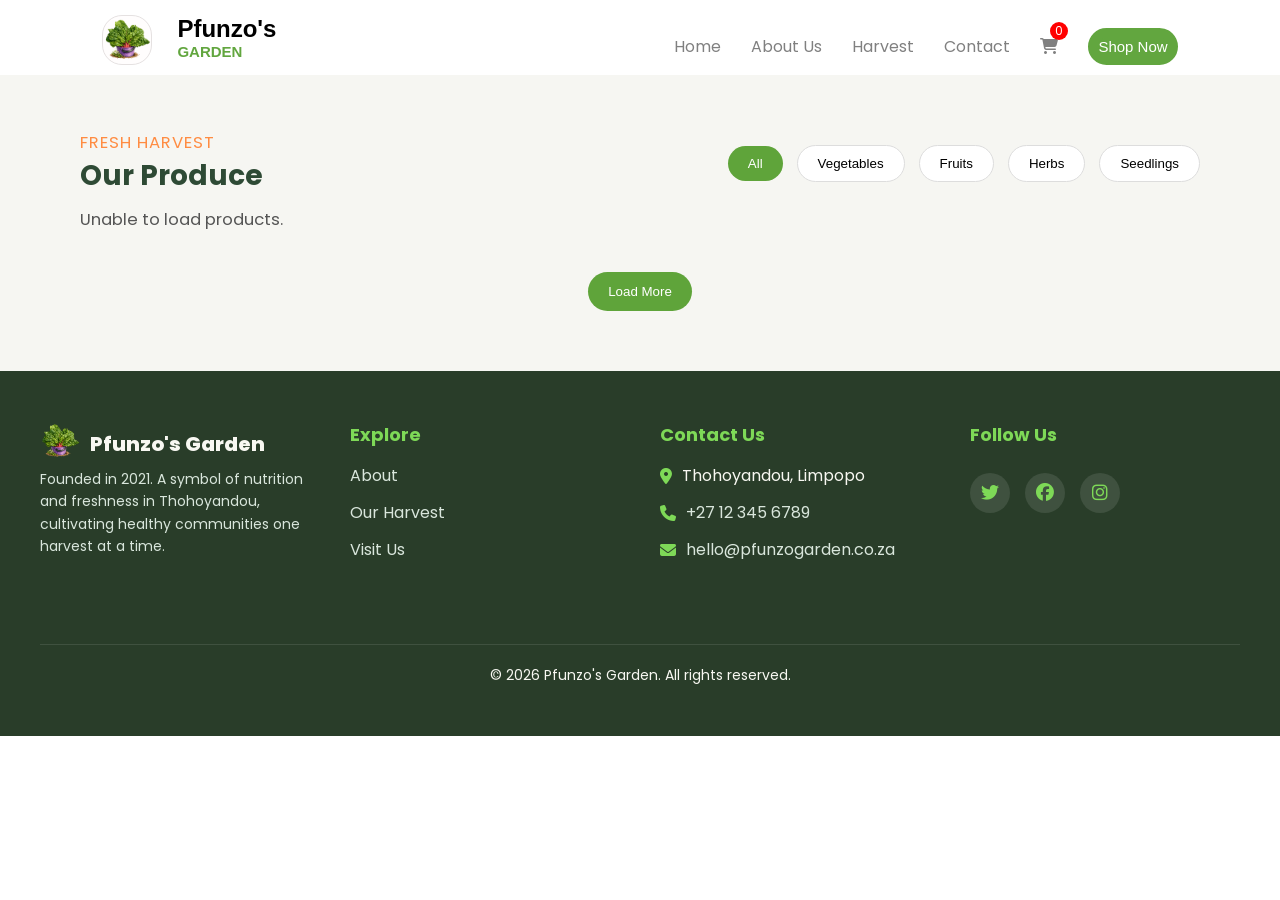
<file: products.html>
<!DOCTYPE html>
<html>

<head>
    <title>Our Harvest | Pfunzo's Garden  </title>
    <meta name="viewport" content="width=device-width, initial-scale=1.0">
    <link rel="stylesheet" href="css/navigation.css">
    <link rel="stylesheet" href="css/footer.css">
    <link rel="stylesheet" href="css/base.css">
    <link rel="stylesheet" href="css/products.css">
    <link href="https://fonts.googleapis.com/css2?family=Poppins:wght@400;500;600;700;800&display=swap" rel="stylesheet">
    <link  rel="stylesheet" href="https://cdnjs.cloudflare.com/ajax/libs/font-awesome/6.4.0/css/all.min.css"integrity="sha512‑…" crossorigin="anonymous" referrerpolicy="no-referrer"/>
</head>

<body>


<header>
    <div class="logo-area">
        <a href="index.html">
            <img src="assets/images/logo.png" loading="lazy" 
                 alt="Pfunzo's Garden logo: fresh spinach leaves arranged in a purple bucket">
        </a>
        <h1>Pfunzo's <span>Garden</span></h1>
    </div>

    <nav id="menu">
       
        <ul id="nav-links">
            <li><a href="index.html" >Home</a></li>
            <li><a href="about-us.html">About Us</a></li>
            <li><a href="products.html">Harvest</a></li>
            <li><a href="contact-us.html">Contact</a></li>
            <li class="cart-icon">
                <a href="cart.html">
                    <i class="fas fa-shopping-cart"></i>
                    <span id="cart-count">0</span>
                </a>
            </li>
            <li>
                <a href="products.html">
                    <button class="btn">Shop Now</button>
                </a>
            </li>

            
        </ul>

        <div class="mobile-icons">

                <div class="mobile-cart">
                    <i class="fas fa-shopping-cart"></i>
                </div>

                 <div class="menu-toggle" id="hamburger"  onclick="toggleMenu()">
                    <i class="fas fa-bars" id="menu-icon"></i> 
                </div>

         </div>
    </nav>
</header>


<main>
    <section class="produce-section">

        <div class="produce-header">
            <div>
            <p class="section-subtitle">Fresh Harvest</p>
            <h2>Our Produce</h2>
            </div>

            <div class="filter-buttons">
                <button class="active" data-filter="all">All</button>
                <button data-filter="vegetable">Vegetables</button>
                <button data-filter="fruit">Fruits</button>
                <button data-filter="herb">Herbs</button>
                <button data-filter="seedlings">Seedlings</button>
            </div>
        </div>

        <div class="produce-grid" id="produce-grid">

        </div>
        <div class="load-more-container">
            <button id="load-more-btn">Load More</button>
        </div>
     </section>

        

</main>

    <footer >
        <div id="footer-logo">
            <div class="logo-row">
                <a href="index.html"><img src="assets/images/logo.png" alt="Pfunzo's Garden logo: fresh spinach leaves in a purple bucket, representing organic farming and natural produce from Thohoyandou" loading="lazy"></a>
                <h1>Pfunzo's Garden</h1>
            </div>
            <p>Founded in 2021. A symbol of nutrition and freshness in Thohoyandou, cultivating healthy communities one harvest at a time.</p>
            
        </div>

        <div id="footer-explore">
            <h2>Explore</h2>
            <ul>
            
                <li><a href="about-us.html">About </a></li>
                <li><a href="product.html">Our Harvest</a></li>
                <li><a href="contact-us.html">Visit Us</a></li>
            </ul>
        </div>

      

        <div id="footer-contact">
            <h2>Contact Us</h2>
            <ul>
            
                <li><i class="fas fa-map-marker-alt"></i>Thohoyandou, Limpopo</li>
                <li> <i class="fas fa-phone"></i><a href="tel:+27123456789"> +27 12 345 6789</a></li>
                <li><i class="fas fa-envelope"></i><a href="mailto:hello@pfunzogarden.co.za">hello@pfunzogarden.co.za</a></li>
            </ul>
        </div>

       
        <div id="footer-social">
            <h2>Follow Us</h2>
            
            <div class="social-icons">  
                 <a href="https://www.twitter.com/pfunzogarden" target="_blank"><i class="fab fa-twitter"></i></a>
                <a href="https://www.facebook.com/pfunzogarden" target="_blank">  <i class="fab fa-facebook"></i></a>
                <a href="https://www.instagram.com/pfunzogarden" target="_blank"><i class="fab fa-instagram"></i> </a>
            
            </div>
           
        </div>

  
        
        
    </footer>

  <script src="scripts/navigation.js"></script>
  <script src="scripts/products.js"></script>


</body>
</html>
</file>
<file: css/navigation.css>
header{
    position: fixed;
    top: 0;
    width: 100%;
    height: 75px;
    display: flex;
    background-color: white;
    /*padding: 0 160px;*/
    padding: 0 clamp(20px, 8vw, 160px);
    
    justify-content: space-between;
    margin:0;
    z-index: 1000; /* ensure header stays on top of other content */

    
}

.logo-area{
    display:flex;
    gap: 15px;
    padding-top: 15PX;
}

.logo-area img{
    height: 50px;
    width:auto;
    background-color: rgb(255, 253, 253);
    border: 1px solid rgb(229, 225, 225);
    border-radius: 20px;
    transition: transform 0.3s ease;
 
}


.logo-area img:hover {
    transform: scale(1.1);
}

.logo-area h1{
    font-family:'Franklin Gothic Medium', 'Arial Narrow', Arial, sans-serif;
    font-size:24px;
    text-align: left;
    color: black;
    padding-left: 10px;
}

.logo-area span{
    color: #62a63f;
    display:  block;
    padding-left: 0;
    font-size: 15px;
    text-transform: uppercase;
    
}

#menu{
    /*padding-bottom:20px;*/
    padding-top: 18px;
    display: flex;
    align-items: center;
    gap:0.5rem;
 
}

nav ul{
    display: flex;
    gap: 30px;
    list-style: none;
    align-items: center;

}

#menu ul li a{
    text-decoration: none;
    color:gray;
    text-align: center;
    /**/
    padding: 5px 0;
    
   
}

 #menu btn{
    display: inline-block;
    text-decoration: none;
    padding: 0.5rem 1rem;
}

#menu a{
   position: relative;
}


#menu .btn{
    background-color: #62a63f;
    color: white;
    border: 10px solid #62a63f;
    border-radius: 40px;
    font-size: 15px;
    cursor: pointer;
    /**/
   
}

.fa-shopping-cart{
    color: grey;

}

.fa-shopping-cart:hover{
    color: #4caf50;
}

#menu .btn:hover{
    background-color: #4caf50;
    border-color: #4caf50;
    color: white;
}

#menu ul li a:hover{
    color: #4caf50;
}



/* Hide menu toggle on desktop */
.mobile-icons {
    display: none;
    
}



/* ====================
   Mobile / Tablet
==================== */
@media screen and (max-width:768px){

.cart-icon{
    display: none;
}

.mobile-icons{
    display:block;
}

/* hide menu */
#menu ul{
    display:none;
    flex-direction:column;
    width:100%;
    background:white;
    position:absolute;
    top:70px;
    left:0;
    padding:20px;
}

/* show menu when active */
#menu ul.active{
    display:flex;
}

.mobile-icons{
    display:flex;
    align-items:center;
    gap:15px;
}

.mobile-cart{
    font-size:15px;
    cursor:pointer;
}
}
</file>
<file: css/footer.css>
footer{
    background: rgb(41, 61, 41);
    color: rgb(248, 248, 242);
    padding: 50px 40px;
    display: grid;
    grid-template-columns: repeat(4, 1fr);
    gap: 40px;
    /**/
}

/* Logo Row */
.logo-row{
    display: flex;
    align-items: center;
    gap: 10px;
}

.logo-row img{
    width: 40px;
}

.logo-row h1{
    font-size: 20px;
    margin: 0;
}

/* Footer headings */
footer h2{
    color: #7ed957;
    margin-bottom: 15px;
    font-size: 18px;
}

/* Text styling */
footer p{
    font-size: 14px;
    line-height: 1.6;
    color:#d9e6dc;
}


/* Links */
footer a{
    color: #d9e6dc;
    text-decoration: none;
}

footer a:hover{
    color: #9eb892;
}

/* Explore list */
#footer-explore ul{
    list-style: none;
    padding: 0;
    
}

#footer-explore li{
    margin-bottom: 12px;
    
}


#footer-contact ul {
    list-style: none; 
    padding: 0;       
    margin: 0;        
}

#footer-contact li {
    margin-bottom: 12px;
    display: flex;       
    align-items: center; 
    gap: 10px;           
}

/*
#footer-contact p{
    display:flex;
    align-items:center;
    gap:10px;
}*/

#footer-contact i{
    color:#7ed957;
    
}
/*
#footer-contact .fas{
    background-color: none;
}*/


/* Social links */

#footer-social{
    display:flex;
    flex-direction:column;
}

#footer-social .social-icons{
    display:flex;
    gap:15px;
    margin-top:10px;
}

.social-icons a{
    width:40px;
    height:40px;
    background:rgba(255,255,255,0.1);
    border-radius:50%;
    display:flex;
    align-items:center;
    justify-content:center;
    color:#7ed957;
    font-size:18px;
    transition:0.3s;
}

.social-icons a:hover{
    background:#ecf0ea;
    color:#1e3a2f;
}


footer::after{
    content: "© 2026 Pfunzo's Garden. All rights reserved.";
    grid-column:1 /-1;
    text-align: center;
    margin-top: 30px;
    padding-top: 20px;
    border-top: 1px solid rgba(255,255,255,0.1);
    font-size: 14px;
}


/* Responsive */

@media (max-width: 900px){

footer{
    grid-template-columns: repeat(2, 1fr);
    padding:40px 25px;
}

/* Logo row */

.logo-row{
display:flex;
align-items:center;
gap:12px;
margin-bottom:10px;
}

.logo-row img{
width:40px;
}

.logo-row h2{
color:#3a7d44;
font-size:22px;
margin:0;
}



.footer-brand p{
color:#5f6f65;
line-height:1.6;
}



footer h3{
margin-bottom:12px;
font-size:20px;
}



.footer-links ul{
list-style:none;
padding:0;
}

.footer-links li{
margin-bottom:10px;
}

.footer-links a{
text-decoration:none;
color:#5f6f65;
}

.footer-links a:hover{
color:#3a7d44;
}



.footer-contact p{
display:flex;
align-items:center;
gap:10px;
margin:10px 0;
color:#5f6f65;
}

.footer-contact i{
color:#3a7d44;
width:20px;
text-align:center;
}

}


@media (max-width:600px){

footer{
    grid-template-columns:1fr;
    text-align:left;
}

    .logo-row{
        justify-content:left;
    }

   .social-icons{
        justify-content:left;
    }

  

}
</file>
<file: css/base.css>
/* global reset styles */
* {
    margin: 0;
    padding: 0;
    box-sizing: border-box;
}

body {
    font-family: 'Poppins', sans-serif;
    color: #230000;
    overflow-x: hidden;
  
}


main{
    padding-top: 70px;;
    padding-left: 0px;
    
}


h1{
   
    font-size: clamp(28px, 4vw, 48px);
    font-weight: 800;
    line-height: 1.15;
}

h2{
    font-size: clamp(18px, 3vw, 28px);
    font-weight: 700;
}

h3{
    font-size: clamp(15px, 2.2vw, 20px);
    font-weight: 600;
}

p{
font-size:clamp(15px, 1.3vw, 18px);
color:#555;
}
</file>
<file: css/index.css>
/*Hero style*/

.hero{
    position: relative;
    min-height: 75vh;
    display: flex;
    align-items: center;
    overflow: hidden;
}


.hero img{
    position: absolute;
    width: 100%;
    height: 100%;
    object-fit: cover;
    z-index: 0;
}

 .hero-content{
    position: absolute;
    top:12%;
    left:8%;
    max-width: 680px;
    z-index:2;

   
}

.hero-overlay{
    position: absolute;
    width: 100%;
    height: 100%;
    background: linear-gradient(
        to right,
        rgba(248,247,247,0.9) 35%,
        rgba(248,247,247,0.6) 60%,
        rgba(248,247,247,0) 90%
    );
    z-index: 1;
}


.tagline{
    color:  #255a0a;
    font-size: 15px;
    font-weight: 700;
    background-color: #f0f6f2;
    border: 25px;
    border-radius: 15px;
    padding: 8px 18px;
    margin-bottom: 30PX;
    display: inline-block;
   
   
}



span.green{
    color:#62a63f;
    font-weight: 600;
    font-style: italic;
   
}

span.orange{
    color: #ff7a00;
    font-weight: 600;
    font-style: italic;
    
}


.hero-buttons{
    display: flex;
    gap:35px;
    z-index: 400;
    align-items: center;
  
}

.hero-content h1{

    line-height: 1.2;
    margin-bottom: 25px;
  
}

/* Paragraph */
.hero-content p{
    font-size: 20px;
    margin-bottom: 25px;
}

/* Buttons */
.hero-buttons{
    display: flex;
    gap: 20px;
}


.hero-buttons .btn {
    display: flex; 
    gap: 10px;
    align-items: center;
    padding: 12px 20px;
    font-weight: 600;
    transition: all 0.9s ease;
    cursor: pointer;
    
    
}



.hero-buttons .btn.primary{
    border: none;
    border-radius: 90px;
    text-decoration: none;
    color: white;
    background-color: #62a63f;
}

.hero-buttons .btn.primary:hover {
    background-color: #4caf50;
    transform: translateY(-3px);
    /*border-color:#4caf50;*/
 
}

.hero-buttons i{
    color: white;
    margin-left: 5px;

   
}

.hero-buttons .btn.secondary{
    color:black;
    background-color: white;
    border: none;
    border-radius: 90px;
    text-decoration: none;

    
}



.hero-buttons .btn.secondary:hover {
    background-color: #cde7cd;
    border-color: none;
    color: white;
    transform: translateY(-3px);
 
}


.down-arrow {
  font-size: 60px;
  height:auto;
  color: #205906;
  margin-top: -50px;
 
  font-weight: bolder;
  animation: bounce 1.5s infinite;
  position:absolute;
  bottom:40px;
  left:50%;
  transform:translateX(-50%);
  z-index: 1;
}

@keyframes bounce {
  0%, 100% { transform: translateY(0); }
  50% { transform: translateY(30px); }
}

/* Base animation style */
.animate{
    opacity:0;
    transform: translateY(40px);
    animation: fadeUp 1s ease forwards;
}


@keyframes fadeUp{
    from{
        opacity:0;
        transform:translateY(40px);
    }

    to{
        opacity:1;
        transform:translateY(0);
    }
}

/* Mission */

.product-mission{
    padding: 60px 24px;
    /**/
}
.product-mission h3{
   color: #62a63f;
   text-align: center;
   text-transform: uppercase;
   /*font-size: 18px;*/
   font-weight: 100;
}

.product-mission h2{
    color: black;
    text-align: center;
    font-weight: 800;
    /*font-size: 39px;*/
    /**/

}

.garden-morale{
    display: flex;
    justify-content: space-between;
    padding: 0 92px;
    gap: 50px;
    margin: 40px 0;
}

.product-category{
    padding: 32px 35px;
    text-align: center;
    border-radius: 40px;

}

.product-category:hover{
    transform: translateY(-5px);
  
}

.product-category i{
    border-radius: 35px;
   /* font-size: 35px;*/
    padding: 20px;
    margin-bottom: 20px;
}
.product-category.organic{
    background-color: #eafaea;
}

.product-category.local{
    background-color: #e8ebdd;
}

.product-category.harvest{
    background-color: #f5e5e1;
}

.fa-leaf{
    color:#30c835;
    border: #b2eab4 solid 5px;
    background-color: rgb(152, 239, 160);
}

.product-category .fa-map-marker-alt{
    color: #ff7a00;
    border: #ffd2b4 solid 8px;
    background-color: rgb(255, 204, 153);
}
.fa-carrot{
    color: #ff7a00;
    border: #d4f38b solid 8px;
    background-color: rgb(218, 234, 161);
}

.garden-morale.fas{
    border-radius: 15px;
    padding-bottom: 15px;
    margin-bottom: 20px;
}

.product-category h1{
    font-size: 24px;
    font-style: bold;
    margin-bottom: 10px;
}

.product-category p{
    /**/
   /* font-size: 16px;*/
    color: #555;
    text-align: center;
}

/* Products */
.products{
    background-color: #f4f2ee;
    padding: 70px 190px;
    /**/
   

}
.products-h3 {
    color:#d97126;
    /*font-family:Cambria, Cochin, Georgia, Times, 'Times New Roman', serif;*/
    text-transform: uppercase;
   /* font-size: 18px;*/
    font-weight: 50px;
    
}
/*
.products h2{
   

}*/

.products-header{
    display: flex;
    justify-content: space-between;
    align-items: center;
    
}

.view-products{
    display: flex;
    align-items: center;
    gap: 18px;
    text-decoration: none;
    color: #62a63f;
    font-weight: 600;
   /* font-size: 24px;*/
    /**/
}

.mobile-products-view{
     display: none;   
    }


.products a{
    text-decoration: none;
    color:#62a63f;
    font-weight:bolder;
    /*font-size: 18px;*/
    
}


.view-products:hover {
    color: #4CAF50;
}


.view-products:hover i {
    transform: translateX(5px);
}


.products span.fa-arrow-right{
    padding-left: 8px;
    font-size: 20px;
    color: #62a63f;
}




.product-grid{
    display: grid;
    grid-template-columns: repeat(3, 1fr);
    gap: 50px;
    width: 100%;
    overflow: hidden;
    margin-bottom: 60px;
    
   /* height: 100vw;*/
 
}

.product-card{
    background: rgb(236, 244, 236);
    border-radius: 20px;
    margin-top: 20px;
    position: relative;
    padding: 20px;
   

}

.product-card img{
    
    width: 100%;
    height: 250px;
    object-fit: cover;
    border-radius: 20px;
   
}

.product-card h3{
    position: absolute;
    top: 30px;
    left: 30px;
    background-color: white;
    padding: 6px 14px;
    border-radius: 20px;
    text-transform: uppercase;
    letter-spacing: 1px;
    /*font-size: 14px;*/
    /**/
}

.product-card h2{
    /**/
    font-size: 22px;
    margin: 15px 0 10px 0;
}


.product-card p{
    text-align: justify;
   /* font-size: 15px;*/
}

.product-card:hover{
    transform: translateY(-5px);
    box-shadow: 0 10px 20px rgba(120, 196, 73, 0.1);
}

/* Process*/
.process {
    padding: 80px 40px;
    margin:0;
    text-align: center;
    background: #f6f7f6;
    /**/
}

.process h3 {
    color: #d97126;
    font-weight: 200;
    text-transform: uppercase;
    font-size: 18px;
    
}

.process h2 {
   /* font-size: 48px;*/
    margin-top: 10px;
    margin-bottom: 60px;
    font-weight: 700;
}

.steps {
    display: grid;
    grid-template-columns: repeat(auto-fit, minmax(250px, 1fr));
    gap: 40px;
    max-width: 1200px;
    margin: auto;
}

.step {
    position: relative;
    padding: 20px;
}

.step h3{
    color: black;
}

.icon-box {
    width: 90px;
    height: 90px;
    background: #5ea33c;
    border-radius: 20px;
    margin: 0 auto 20px auto;
    display: flex;
    align-items: center;
    justify-content: center;
    position: relative;
}

.icon-box i {
    font-size: 32px;
    color: white;
}

.number {
    position: absolute;
    top: -10px;
    right: -10px;
    background: #e67e22;
    color: white;
    font-size: 14px;
    font-weight: 600;
    width: 35px;
    height: 35px;
    border-radius: 50%;
    display: flex;
    align-items: center;
    justify-content: center;
}

.step h3 {
    /*font-size: 20px;*/
    margin-bottom: 15px;
    font-weight: 600;
}

.step p {
    /*font-size: 15px;*/
    line-height: 1.6;
    color: #555;
}


/* testimonial */
.testimonials {
    background: #f4f2ee;
    padding: 50px 130px;
    
}

.testimonials-header {
    text-align: center;
    margin-bottom: 60px;
    /**/
}

.testimonials-header h3 {
    color: #d97126;
    text-transform: uppercase;
    /*font-size: 18px;*/
}

.testimonials-header h2 {
    /*font-size: 48px;*/
    color: #1f2d1f;
}

.testimonial-grid {
    display: grid;
    grid-template-columns: repeat(3, 1fr);
    gap: 40px;
}

.testimonial-card {
    background: white;
    padding: 40px;
    border-radius: 25px;
}

.testimonial-text {
    font-style: italic;
    margin-bottom: 30px;
    line-height: 1.6;
   /* font-size: 20px;*/
}

.testimonial-user {
    display: flex;
    align-items: center;
    gap: 15px;
}

.user-avatar {
    width: 50px;
    height: 50px;
    background: #e6f4ea;
    border-radius: 50%;
    display: flex;
    align-items: center;
    justify-content: center;
    font-weight: bold;
    color: #4aae4d;
}

/* LARGE dESKTOP*/
/*@media(min-width:1990px){
    .hero-content{
        max-width: 1000px;
    }
    .hero-content h1{
        font-size: 90px;
    }
    .hero-content p{
        font-size: 28px;
    }
}*/

@media(max-width:1024px){

    .hero{
    min-height: 78vh;
    }
    .product-mission{
        padding: 50px 24px;
    }
    .garden-morale{
        margin:0;
    }
}

@media (max-width:768px){
    nav ul{
    display:none;
}

    .menu-toggle{
    display:block;
}

    header{
        padding: 0 20px;
    }

    .hero{
    min-height: 90vh;
  
}

.hero-content{
    padding: 50px 20px;
    max-width:100%;

}

.hero-buttons{
    flex-direction:column;
    align-items:flex-start;
}


    .garden-morale{
        display: grid;
        grid-template-columns:  1fr;
        gap: 25px;
        padding: 0;
    }



    .products{
        padding:40px 20px;
    }


    /*.products h2{
        font-size: 36px;
    

    }*/


    .products span.fa-arrow-right{
        padding-left: 8px;
        /*font-size: 20px;*/
        color: #62a63f;
    }




    .product-grid{
        display: grid;
        grid-template-columns: 1fr;
        gap: 20px;
        width: 100%;
        overflow: hidden;
        margin-bottom: 60px;
    
    
    }

/*
    .product-card h2{
        font-size: 20px;
    }


    .product-card p{
        font-size: 12px;
    }



    .process h1{
        font-size:32px;
    }*/


    .testimonials{
        padding:60px 20px;
    }

   /* .testimonials-header h2{
        font-size:32px;
    }*/

    .testimonial-grid{
        grid-template-columns:1fr;
    }

}






/* =========================
   TABLET (≤1024px)
   ========================= */

@media (max-width:1024px){

    .hero-content{
        top:10%;/**/
        left:6%;
        max-width:590px;
    }

  /*  .hero-content h1{
        font-size:52px;
    }*/

    .hero-buttons{
        flex-direction:row;
        gap: 15px;
        padding: 0;
        margin: 0;
        

    }

    .down-arrow{
        display: none;
    }
}

@media (max-width:600px){
    .product-grid{
    grid-template-columns:1fr;
    gap:30px;
}
}

/* Mobile*/
@media (max-width:480px){

/*
.products h2{
    font-size:28px;
}

.process h1{
    font-size:28px;
}*/



.hero{
    min-height: 90vh;
    height: auto;
}


.hero img {
   position: absolute;
    width: 100%;
    height: 100%;/**/
    object-fit: cover;
    z-index: 0;
}


.hero-content{
    position: relative;
    top:auto;
    left:auto;
    padding: 80px 20px 40px 20px;
    max-width: 100%;
 /*   font-size:32;*/
}



.hero-overlay {
  
    background: linear-gradient(
    to right,
    rgba(255,255,255,0.92) 60%,
    rgba(255,255,255,0.6) 85%,
    rgba(255,255,255,0) 100%
);
    
}

.tagline{
    color:  #255a0a;
    font-size: 12px;/**/
    font-weight: 600;/**/
    background-color: #f0f6f2;
    border: 25px;
    border-radius: 15px;
    padding: 8px 18px;
    margin-bottom: 30PX;
    display: inline-block;
    /**/
   
}



.hero-content h1{
   /* font-size:34px;*//**/
    /**/
    font-weight: 600;
    
    line-height: 1.2;
    margin-bottom: 20px;/**/
}


.hero-content p{
    text-align: left;
   /* font-size: 16px;*//**/
    color:#212020;
    margin-bottom: 25px;/**/
    /**/
}



.hero-buttons{
    display: flex;
    gap:25px;
    z-index: 600;
    font-size: 14px;
     
}

.hero-buttons .btn {
    display: flex; 
    gap: 10px;
    padding: 10px 10px;
    font-weight: 300;
   
    
}

.hero-buttons .btn.primary{
    border: none;
    border-radius: 90px;
    text-decoration: none;
    color: white;
    background-color: #62a63f;
}

.hero-buttons .btn.primary:hover {
    background-color: #4caf50;
    transform: translateY(-3px);
    /*border-color:#4caf50;*/
 
}

.hero-buttons i{
    color: white;
    margin-left: 5px;

   
}

.hero-buttons .btn.secondary{
    color:black;
    background-color: white;
    border: none;
    border-radius: 90px;
    text-decoration: none;
}



.hero-buttons .btn.secondary:hover {
    background-color: #cde7cd;
    border-color: none;
    color: white;
    transform: translateY(-3px);
 
}


    .products-h3 { 
        font-size: 15px;
        font-weight: 100;
        
    }

   /* .products-header h2{
        font-size: 18px;
    }*/

    .products-header a{
        display:none;
    }

    .process h3{
        color:#d97126;
    }

    .view-products{
        display: none;
    }

    .mobile-products-view{
        display: block;
        text-align: center;
    }

    
}
</file>
<file: css/about-us.css>
/* About us story*/
.story-section{
    padding:80px 80px;
    background:#f6f6f3;
    font-family: Arial, sans-serif;
}

.story-header{
    text-align:center;
    margin-bottom:60px;
}

.story-tag{
    color:#f28c38;
    text-transform:uppercase;
    letter-spacing:2px;
    /*font-size:14px;*/
    
}

.story-header h2{
    /*font-size:42px;*/
    color:#2f4634;
    margin:10px 0;
}

.story-intro{
    max-width:600px;
    margin:auto;
    color:#6b6b6b;
}


.story-container{
    display:flex;
    gap:60px;
    align-items:center;
    justify-content: center;
}


.story-image img{
    width:100%;
    max-width:500px;
    border-radius:15px;
}


.story-text h3{
    color:#4ea64e;
   /* font-size:28px;*/
    margin-bottom:15px;
}

.story-text p{
    margin-bottom:15px;
    line-height:1.6;
    color:#555;
}

.story-image,
.story-text {
    flex: 1;
}

.story-list{
    list-style:none;
    padding:0;
    margin-top:20px;
}

.story-list li{
    margin-bottom:10px;
    padding-left:25px;
    position:relative;
}

.story-list li::before{
  content:"\2714";
    color:#4ea64e;
    position:absolute;
    left:0;
}


.variety-container {
  background-color: #e7e4dc;
  padding: 60px 90px;
  border-radius: 30px;
  width: 100%;
  max-width: 1100px;
  margin: 80px auto 0 auto;  
}




.variety-container h2 {
  text-align: center;
  margin-bottom: 40px;
  color: #1e2d2f;
  /*font-size: 28px;*/
  font-weight: 700;
}
/*
.grid {
    display: grid;
    grid-template-columns: repeat(4, 1fr);
    gap: 30px;
  }*/

  .grid{
    display: grid;
    grid-template-columns: repeat(auto-fit, minmax(140px, 1fr));
    gap: 20px;
}

.card {
    background-color: #f8f8f6;
    border-radius: 18px;
  padding: 30px 20px;
  display: flex;
  flex-direction: column;
  align-items: center;
  text-align: center;
    box-shadow: 0 4px 8px rgba(0,0,0,0.05);
    transition: 0.3s ease;
  }

.card:hover {
    transform: translateY(-5px);
  }

.icon {
    width: 72px;
    height: 72px;
    background: #d1e8d1;
    border-radius: 50%;
    margin-bottom: 15px;
    display: flex;
    align-items: center;
    justify-content: center;
    box-shadow: 0 2px 6px rgba(47,70,52,0.06);
  }

.icon i {
    font-size: 28px;
    color: #4ea64e;
  }

.card h4 {
    font-size: 16px;
    color: #1e2d2f;
    font-weight: 600;
  }

  


/* Responsive */
@media(max-width:900px){

  .story-container{
      flex-direction:column;
      text-align:center;
  }

  .story-text{
      max-width:600px;
      text-align: left;
  }

 /* .story-intro p{
    font-size: 20px;

  }
*/
  .story-text h3{
    text-align: center;
  }

  /*.grid {
        grid-template-columns: repeat(3, 1fr);
        gap: 15px
      }*/

 

}


@media (max-width: 500px) {

  .story-section{
    padding: 30px;
  }

  .variety-container{
      padding: 30px 20px;
      border-radius: 20px;
      margin: 60px auto;
  }


}
</file>
<file: css/cart.css>
/* Cart page styles */
main {
    max-width: 1100px;
    margin: 48px auto;
    padding: 20px;
    display: grid;
    grid-template-columns: 1fr 340px;
    gap: 28px;
    align-items: start;
}

main h1{
    grid-column: 1 / -1;
    color: #2e4a35;
    margin-bottom: 12px;
}

.cart-table-wrapper{
    background: #ffffff;
    border-radius: 12px;
    padding: 12px;
    box-shadow: 0 6px 18px rgba(41,46,30,0.06);
}

.cart-table{
    width: 100%;
    border-collapse: collapse;
    font-family: inherit;
}

.cart-table thead th{
    text-align: left;
    padding: 14px 12px;
    background: #f3f5ef;
    color: #2f3a32;
    font-weight: 600;
}

.cart-table tbody td{
    padding: 12px;
    border-top: 1px solid #eef0ea;
    vertical-align: middle;
}

.cart-table .empty-cart{
    text-align: center;
    padding: 28px;
    color: #6b6b6b;
}

.cart-summary{
    background: #ffffff;
    border-radius: 12px;
    padding: 18px;
    box-shadow: 0 6px 18px rgba(41,46,30,0.06);
    height: fit-content;
}

.cart-summary .summary-line{ margin-bottom: 10px; }

.summary-actions{ display:flex; gap:10px; flex-direction: column; margin-top: 12px; }

.summary-actions button{
    background: #5fa43a;
    color: white;
    border: none;
    padding: 12px 16px;
    border-radius: 10px;
    cursor: pointer;
    font-weight: 700;
}

.summary-actions button#continue-shopping{ background: transparent; color: #2e4a35; border: 2px solid #dfe7db; }
.summary-actions button#empty-cart{ background: transparent; color: #b33; border: 2px solid rgba(179,51,51,0.08); }

.summary-actions button:hover{ transform: translateY(-2px); box-shadow: 0 8px 18px rgba(95,164,58,0.12); }

@media (max-width: 900px){
    main{ grid-template-columns: 1fr; }
    main h1{ text-align:center; }
    .summary-actions{ flex-direction: row; justify-content: space-between; }
    .summary-actions button{ width: 48%; }
}
</file>
<file: css/checkout.css>
.checkout-page {
    max-width: 1100px;
    margin: 120px auto 80px;
    padding: 0 20px;
}

.checkout-header {
    text-align: center;
    margin-bottom: 32px;
}

.eyebrow {
    text-transform: uppercase;
    letter-spacing: 0.12em;
    font-size: 0.72rem;
    font-weight: 700;
    color: #5fa43a;
    margin-bottom: 12px;
}

.checkout-header h1 {
    font-size: clamp(2.2rem, 5vw, 3.0rem);
    color: #2e4a35;
    margin: 0;
}

.checkout-layout {
    display: grid;
    grid-template-columns: 1.2fr 0.9fr;
    gap: 28px;
    align-items: start;
}

.checkout-panel {
    background: #ffffff;
    border: 1px solid rgba(94, 154, 58, 0.12);
    border-radius: 24px;
    box-shadow: 0 10px 28px rgba(41, 46, 30, 0.08);
    padding: 28px;
}

.checkout-panel h2 {
    color: #2e4a35;
    margin-bottom: 22px;
}

.checkout-items {
    display: flex;
    flex-direction: column;
    gap: 14px;
}

.checkout-item {
    display: flex;
    justify-content: space-between;
    align-items: center;
    gap: 16px;
    padding: 16px 0;
    border-bottom: 1px solid rgba(94, 154, 58, 0.12);
}

.checkout-item:last-child {
    border-bottom: none;
}

.checkout-item-details {
    display: flex;
    flex-direction: column;
    gap: 4px;
}

.checkout-item-name {
    color: #2f2f2f;
    font-weight: 600;
}

.checkout-item-meta {
    color: #6c6c6c;
    font-size: 0.9rem;
}

.checkout-item-price {
    color: #2e4a35;
    font-weight: 700;
}

.empty-cart-message {
    padding: 12px 0 4px;
    color: #5c5c5c;
    font-weight: 500;
}

.checkout-summary {
    margin-top: 24px;
    padding-top: 18px;
    border-top: 1px solid rgba(94, 154, 58, 0.12);
}

.summary-line {
    display: flex;
    justify-content: space-between;
    align-items: center;
    width: 100%;
    color: #4a4a4a;
    font-size: 1rem;
    margin-bottom: 12px;
}

.summary-line.total-line {
    font-weight: 700;
    color: #2e4a35;
    font-size: 1.08rem;
    border-top: 1px solid rgba(94, 154, 58, 0.12);
    padding-top: 14px;
    margin-top: 10px;
}

.checkout-actions {
    display: flex;
    justify-content: flex-start;
    margin-top: 24px;
}

.secondary-btn,
.checkout-submit {
    border: none;
    border-radius: 999px;
    padding: 12px 26px;
    font-size: 1rem;
    font-weight: 600;
    cursor: pointer;
    transition: transform 0.2s ease, opacity 0.2s ease, box-shadow 0.2s ease;
}

.secondary-btn {
    background: transparent;
    color: #5fa43a;
    border: 2px solid #5fa43a;
}

.checkout-submit {
    background: #5fa43a;
    color: white;
    width: 100%;
    margin-top: 8px;
}

.secondary-btn:hover,
.checkout-submit:hover {
    transform: translateY(-1px);
    box-shadow: 0 8px 18px rgba(95, 164, 58, 0.18);
}

.checkout-form-panel form {
    display: flex;
    flex-direction: column;
    gap: 18px;
}

.form-group {
    display: flex;
    flex-direction: column;
    gap: 8px;
}

.form-group label {
    color: #2e4a35;
    font-weight: 600;
}

.form-group input {
    width: 100%;
    padding: 12px 14px;
    border: 1px solid rgba(46, 74, 53, 0.2);
    border-radius: 10px;
    font: inherit;
    color: #2b2b2b;
    background: #fff;
}

.form-group input:focus {
    outline: 2px solid rgba(95, 164, 58, 0.2);
    border-color: #5fa43a;
}

.order-total-row {
    margin-top: 8px;
    align-items: center;
}

@media (max-width: 820px) {
    .checkout-page {
        margin: 30px auto 60px;
    }

    .checkout-layout {
        grid-template-columns: 1fr;
    }

    .checkout-panel {
        padding: 22px 18px;
    }

    .checkout-actions {
        justify-content: stretch;
    }

    .secondary-btn,
    .checkout-submit {
        width: 100%;
    }
}

/* Checkout page */
.checkout-page {
    max-width: 1300px;
    margin: 48px auto 80px;
    padding: 0 24px;
}

.checkout-header {
    display: flex;
    flex-direction: column;
    align-items: center;
    justify-content: center;
    text-align: center;
    margin-bottom: 24px;
}

.eyebrow {
    color: #5a8f32;
    font-weight: 700;
    letter-spacing: 0.18em;
    text-transform: uppercase;
    font-size: 0.82rem;
    margin: 0 0 12px;
}

.checkout-header h1 {
    /* reduce heading size for better balance */
    font-size: clamp(30px, 4.5vw, 40px);
    line-height: 1.02;
    color: #2e4a35;
    margin: 0;
    font-weight: 800;
}

.checkout-layout {
    display: grid;
    grid-template-columns: 1.18fr 0.82fr;
    gap: 30px;
    align-items: start;
    width: min(1100px, 100%);
    margin: 0 auto;
}

.checkout-panel {
    background: rgba(255, 255, 255, 0.45);
    border: 1px solid rgba(46, 74, 53, 0.08);
    border-radius: 22px;
    box-shadow: 0 8px 22px rgba(46, 74, 53, 0.04);
    padding: 22px 24px 20px;
    min-height: 420px;
    width: 100%;
}

.checkout-order-panel {
    background: rgba(255, 255, 255, 0.34);
}

.checkout-form-panel {
    background: rgba(255, 255, 255, 0.34);
}

.checkout-panel h2 {
    color: #2e4a35;
    font-size: clamp(20px, 2.6vw, 28px);
    font-weight: 800;
    line-height: 1.05;
    margin: 10px 0 16px;
}

.checkout-item {
    display: flex;
    justify-content: space-between;
    align-items: center;
    gap: 16px;
    padding: 14px 0;
    border-bottom: 1px solid rgba(46, 74, 53, 0.08);
}

.checkout-item:last-child {
    border-bottom: none;
}

.checkout-item-details {
    display: flex;
    flex-direction: column;
    gap: 4px;
}

.checkout-item-name {
    color: #2d2d2d;
    font-size: 1.1rem;
    font-weight: 600;
}

.checkout-item-meta {
    color: #6c6c6c;
    font-size: 0.9rem;
}

.checkout-item-price {
    color: #2e4a35;
    font-weight: 700;
    font-size: 1.08rem;
}

.checkout-summary {
    margin-top: 14px;
    padding-top: 8px;
}

.summary-line {
    display: flex;
    justify-content: space-between;
    align-items: center;
    color: #2e4a35;
    font-size: 1rem;
    margin-bottom: 10px;
}

.total-line {
    font-weight: 800;
    font-size: 1.1rem;
    padding-top: 12px;
    margin-top: 10px;
    border-top: 1px solid rgba(46, 74, 53, 0.08);
}

.checkout-form-panel form {
    display: flex;
    flex-direction: column;
    gap: 18px;
    margin-top: 16px;
}

.form-group {
    display: flex;
    flex-direction: column;
    gap: 10px;
}

.form-group label {
    font-size: 1.2rem;
    font-weight: 600;
    color: #2e4a35;
}

.form-group input {
    width: 100%;
    height: 52px;
    border: 1px solid rgba(46, 74, 53, 0.2);
    border-radius: 12px;
    background: rgba(255,255,255,0.5);
    padding: 0 14px;
    font: inherit;
    color: #1e2d2f;
}

.form-group input:focus {
    outline: none;
    border-color: #5fa43a;
    box-shadow: 0 0 0 3px rgba(95, 164, 58, 0.12);
}

.checkout-submit {
    width: 100%;
    border: none;
    border-radius: 14px;
    background: #5fa43a;
    color: white;
    font-size: 1.2rem;
    font-weight: 700;
    padding: 16px 18px;
    cursor: pointer;
    transition: transform 0.2s ease, box-shadow 0.2s ease;
}

.checkout-submit:hover {
    transform: translateY(-1px);
    box-shadow: 0 12px 20px rgba(95, 164, 58, 0.2);
}

.checkout-actions {
    margin-top: 18px;
    display: flex;
}

.secondary-btn {
    background: transparent;
    border: 2px solid rgba(46, 74, 53, 0.12);
    color: #2e4a35;
    border-radius: 12px;
    padding: 12px 18px;
    font-weight: 700;
    cursor: pointer;
}

.empty-cart-message {
    color: #707a70;
    font-weight: 600;
    margin: 8px 0;
}

@media (max-width: 980px) {
    .checkout-layout {
        grid-template-columns: 1fr;
    }

    .checkout-header {
        margin-bottom: 16px;
    }
}
</file>
<file: css/contact-us.css>
.section {
  max-width: 1200px;
  margin: 60px auto;
  padding: 20px;
  /**/
}

.section-header {
  text-align: center;
  margin-bottom: 40px;
  
}

.section-header span {
  color: #f28c38;
  font-size: 14px;
  letter-spacing: 2px;
}

.section-header h1 {
  /*font-size: 42px;*/
  font-weight: 700;
  margin-top: 10px;
}

.form-container {
  display: flex;
  gap: 40px;
  flex-wrap: wrap;
}

.card {
  background: #ffffff;
  border-radius: 20px;
  padding: 40px;
  flex: 1;
  min-width: 320px;
  box-shadow: 0 10px 25px rgba(0,0,0,0.05);
}

.left-card {
  background: #f0ede6;
}

.card h2 {
  margin-bottom: 30px;
  font-size: 26px;
  color: #6ca441
}

.contact-item {
  margin-bottom: 25px;
}

.contact-item h4 {
  font-weight: 600;
  margin-bottom: 5px;
}

.contact-item p {
 /* font-size: 14px;*/
  color: #555;
}

.contact-item{
  display: flex;
  align-items: flex-start;
  gap: 20px;
}

.icon-box{
  width: 60px;
  height: 60px;
  background: #f5f5f5;
  background-color: rgba(0,0,0,0.05);
  border-radius: 25px;
  display: flex;
  align-items: center;
  justify-content: center;
}

.icon-box i{
  color: #6ca441;
  font-size: 22px;
}


.did-you-know {
  background: #fff;
  padding: 20px;
  border-radius: 15px;
  margin-top: 30px;
  border: 1px solid #e0ded8;
}

.did-you-know h4 {
  color: #f28c38;
  margin-bottom: 10px;
}

/* FORM */
.form-group {
  margin-bottom: 20px;
}

.row {
  display: flex;
  gap: 20px;
}

input, textarea {
  width: 100%;
  padding: 14px;
  border-radius: 12px;
  border: 1px solid #ddd;
  font-size: 14px;
  outline: none;
  transition: 0.3s;
}

input:focus, textarea:focus {
  border-color: #6ca441;
}

textarea {
  resize: none;
  height: 120px;
}

.form-container button:hover {
  background: #65b12f;
}

.form-container button {
  width: 100%;
  padding: 15px;
  border-radius: 30px;
  border: none;
  background: #6ca441;
  color: white;
  font-weight: 600;
  font-size: 16px;
  cursor: pointer;
  transition: 0.3s;
}

/* Responsive */
@media (max-width: 768px) {
  .row {
    flex-direction: column;
  }

  .form-container {
    display:block;
    gap: 40px;
  
}

  .card{
    margin: 10px 30px
  }
/*
  .contact-item{
    align-items:  flex-start;
  }*/

  .icon-box{
    width: 45px;
    height: 45px;
  }
}

@media (max-width: 480px) {

  .section{
    padding: 0;
  }

  .card{
    margin: 10px 0;
    padding: 40px 10px;
    
  }
  

}
</file>
<file: css/products.css>
.produce-section{
    padding:60px 80px;
    background:#f6f6f2;
    /**/
}

.produce-header{
    display:flex;
    justify-content:space-between;
    align-items:center;
    margin-bottom:10px;
}

.product-header{
    display:flex;
    justify-content:space-between;
    align-items:center;
    gap:10px;
    margin-bottom:10px;
}

.product-header h3{
    margin:0;
    color:#2e4a35;
}

.card-footer{
    display:flex;
    justify-content:space-between;
    align-items:center;
    margin-top:15px;
}

.section-subtitle{
    color:#ff8c42;
    text-transform:uppercase;
   /* font-size:14px;*/
    letter-spacing:1px;
}

.produce-header h2{
    /*font-size:40px;*/
    color:#2e4a35;
}

.filter-buttons button{
    padding:10px 20px;
    border-radius:25px;
    border:1px solid #ddd;
    background:white;
    cursor:pointer;
    margin-left:10px;
}

.filter-buttons .active{
    background:#5fa43a;
    color:white;
    border:none;
}

.price{
    background:#5fa43a;
    color:white;
    padding:6px 12px;
    border-radius:20px;
    font-weight:600;
}

.stock-info{
    margin-top:15px;
    display:flex;
    justify-content:space-between;
    align-items:center;
}

.availability{
    color:#2e7d32;
    font-weight:600;
}

.quantity-left{
    color:#ff8c42;
    font-weight:600;
}

.cart-section{
    display:flex;
    justify-content:space-between;
    align-items:center;
    margin-top:20px;
    gap:10px;
}

.cart-icon{
    position: relative;
}

#cart-count{
    position: absolute;
    top: -8px;
    right: -10px;
    background: red;
    color: white;
    width: 18px;
    height: 18px;
    border-radius: 50%;
    font-size: 12px;
    display: flex;
    justify-content: center;
    align-items: center;
}

.quantity-box{
    display:flex;
    align-items:center;
    gap:15px;
    background:#f6f6f2;
    padding:8px 12px;
    border-radius:25px;
}

.quantity-box button{
    border:none;
    background:none;
    font-size:18px;
    cursor:pointer;
}

.basket-btn{
    background:#5fa43a;
    color:white;
    border:none;
    padding:10px 18px;
    border-radius:25px;
    cursor:pointer;
    font-weight:600;
}

.basket-btn:hover{
    opacity:0.9;
}

.produce-grid{
    display:grid;
    grid-template-columns:repeat(auto-fit,minmax(260px,1fr));
    gap:30px;
}

.produce-card{
    background:white;
    border-radius:20px;
    overflow:hidden;
    box-shadow:0 5px 15px rgba(0,0,0,0.05);
}

.produce-image{
    position:relative;
}

.produce-image img{
    width:100%;
    height:220px;
    object-fit:cover;
}

.tag{
    position:absolute;
    top:15px;
    left:15px;
    background:white;
    padding:5px 12px;
    border-radius:20px;
   /* font-size:12px;*/
}

.produce-content{
    padding:20px;
}


.out-stock{
    color: red;
    font-weight: 600;
}

.sold-out-btn{
    width: 100%;
    padding: 12px;
    border: none;
    border-radius: 25px;
    background: #d9d9d9;
    color: #666;
    cursor: not-allowed;
    font-weight: 600;
}

.disabled{
    opacity: 0.5;
    pointer-events: none;
}

.load-more-container{
    text-align:center;
    margin-top:40px;
}

#load-more-btn{
    padding:12px 20px;
    border:none;
    border-radius:30px;
    background:#5fa43a;
    color:white;
    cursor:pointer;
}

/* Responsive */
@media(max-width:768px){

    .section-subtitle{
        font-size: 12px;
        font-weight: 600;
    }
    .produce-header h2{
        font-size: 20px;
    }

    .produce-content p{
        font-size: 13px;
    }

    .card-footer.fresh{
        font-size: 2px;
    }

    .produce-section{
        padding:60px 50px;
       
}

}


/* Tablet view: 3 columns */
@media (min-width: 768px) and (max-width: 1024px) {
    .produce-grid {
        grid-template-columns: repeat(3, 1fr);
        gap: 20px;
    }

    .produce-section {
        padding: 50px 40px;
    }

    .produce-header {
        flex-direction: column;
        align-items: flex-start;
        gap: 12px;
    }

    .filter-buttons {
        display: flex;
        flex-wrap: wrap;
        gap: 8px;
    }

    .filter-buttons button {
        padding: 8px 10px;
        margin-left: 0;
        font-size: 10px;
    }

    .produce-content {
        padding: 16px;
    }

    .product-header h3 {
        font-size: 16px;
    }

    .produce-content p {
        font-size: 13px;
        line-height: 1.5;
    }

    .price {
        padding: 5px 10px;
        font-size: 12px;
    }

    .stock-info {
        flex-direction: column;
        align-items: flex-start;
        gap: 4px;
    }

    .cart-section {
        flex-direction: row;
        align-items: center;
        justify-content: space-between;
        gap: 8px;
    }

    .quantity-box {
        justify-content: center;
        padding: 7px 10px;
        flex: 1;
    }

    .basket-btn {
        width: auto;
        padding: 9px 14px;
        font-size: 13px;
        white-space: nowrap;
    }
}


@media (max-width: 480px) {
    .produce-section{
        padding: 60px 30px;
    }

    .produce-header{
        display:block;
    }

    .filter-buttons{
        display: flex;
         flex-wrap: wrap;
        gap: 5px;

        
    }

    .filter-buttons button{
    padding: 8px 16px;
    border-radius: 20px;
}
       
}
</file>
